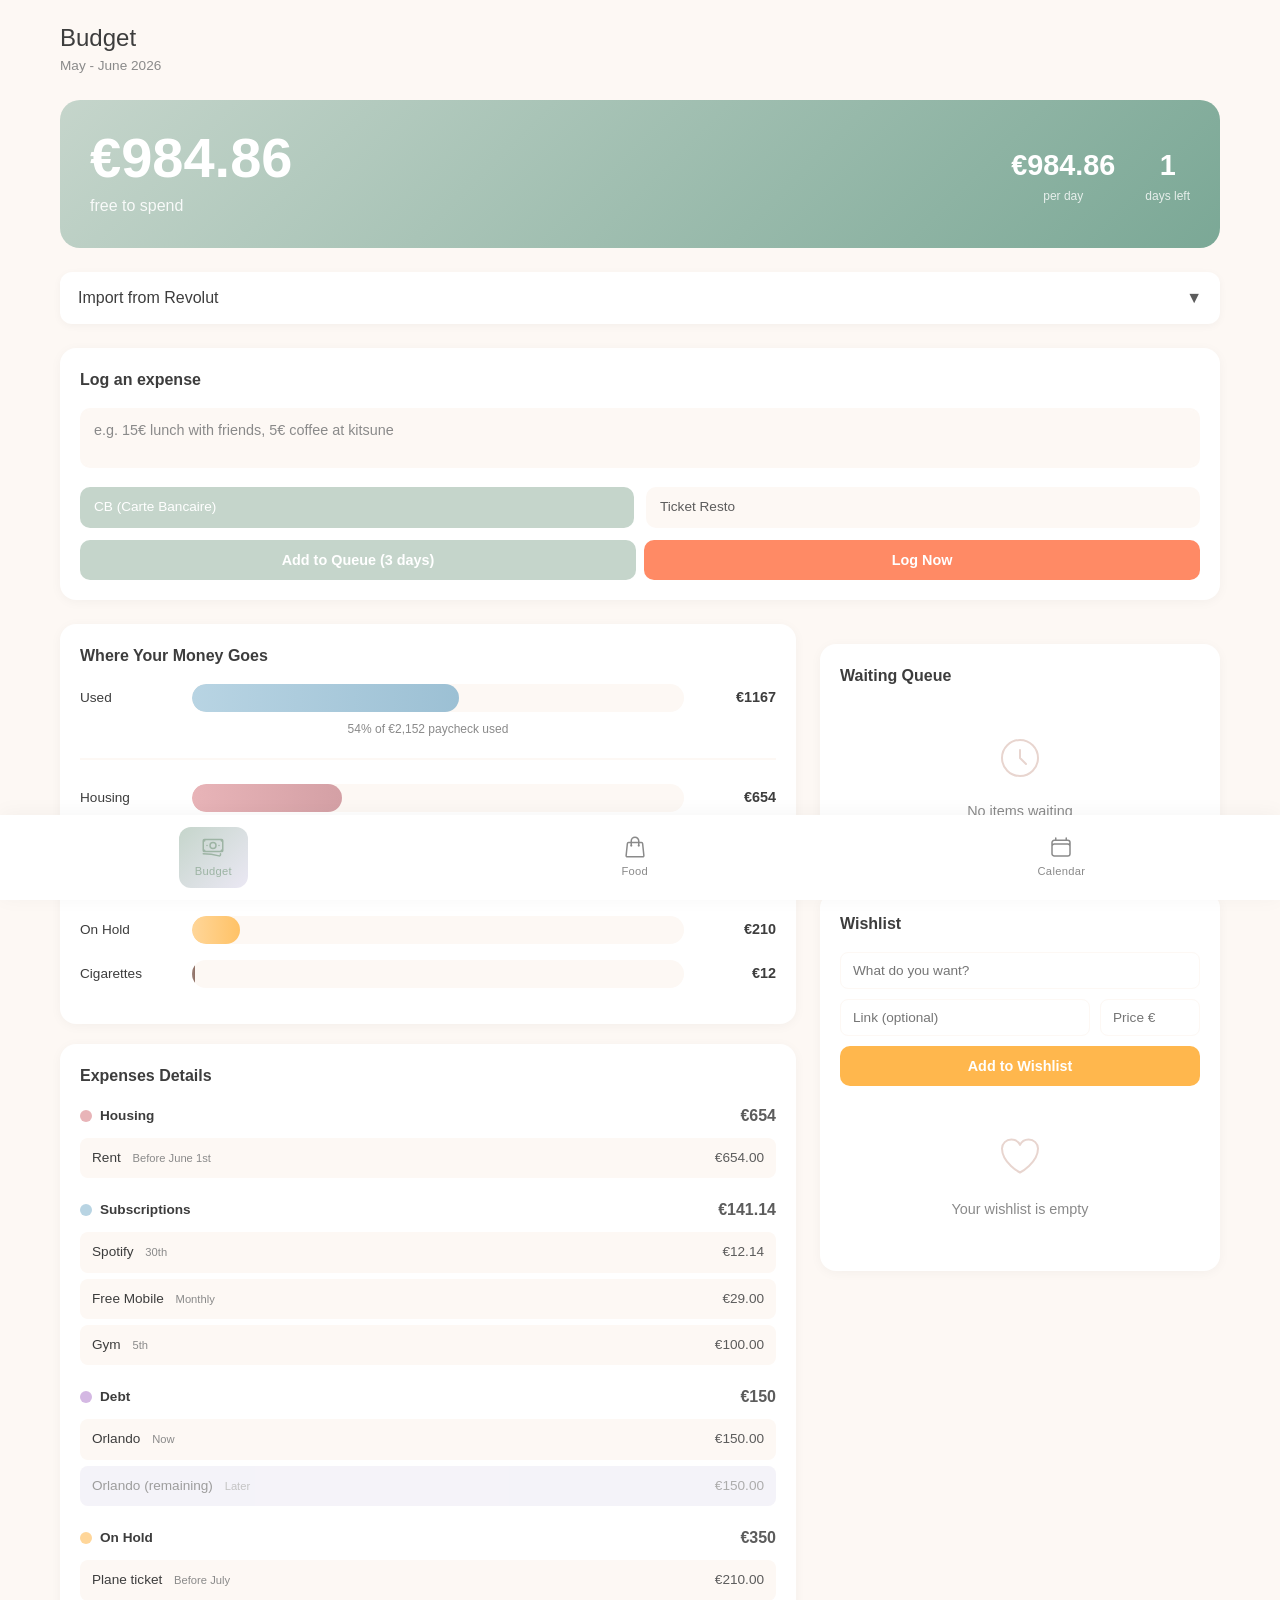
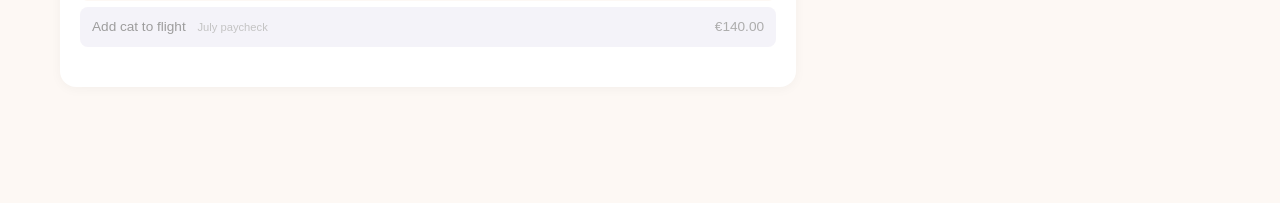
<file: index.html>
<!DOCTYPE html>
<html lang="en">
<head>
    <meta charset="UTF-8">
    <meta name="viewport" content="width=device-width, initial-scale=1.0, viewport-fit=cover">
    <meta name="apple-mobile-web-app-capable" content="yes">
    <meta name="apple-mobile-web-app-status-bar-style" content="default">
    <link rel="apple-touch-icon" href="apple-touch-icon.png">
    <link rel="icon" href="apple-touch-icon.png">
    <title>Budget</title>
    <link rel="stylesheet" href="styles.css">
    <style>
        .page-container {
            max-width: 1200px;
            margin: 0 auto;
            padding: 20px;
            padding-bottom: 100px;
        }

        .page-header {
            margin-bottom: 24px;
        }

        .page-title {
            font-size: 1.5rem;
            font-weight: 300;
            color: var(--text-dark);
        }

        .page-subtitle {
            font-size: 0.85rem;
            color: var(--text-light);
        }

        /* Hero available section */
        .hero-section {
            background: linear-gradient(135deg, var(--sage) 0%, #7BA896 100%);
            border-radius: 20px;
            padding: 30px;
            margin-bottom: 24px;
            color: white;
            display: grid;
            grid-template-columns: 1fr auto;
            gap: 30px;
            align-items: center;
        }

        @media (max-width: 700px) {
            .hero-section {
                grid-template-columns: 1fr;
                text-align: center;
            }
            .hero-stats {
                justify-content: center;
            }
        }

        .hero-available {
            font-size: 3.5rem;
            font-weight: 700;
            line-height: 1;
        }

        .hero-label {
            font-size: 1rem;
            opacity: 0.9;
            margin-top: 8px;
        }

        .hero-stats {
            display: flex;
            gap: 30px;
            justify-content: flex-end;
        }

        .hero-stat {
            text-align: center;
        }

        .hero-stat-value {
            font-size: 1.8rem;
            font-weight: 600;
        }

        .hero-stat-label {
            font-size: 0.75rem;
            opacity: 0.8;
        }

        .hero-section.warning {
            background: linear-gradient(135deg, #FF9800 0%, #F57C00 100%);
        }

        .hero-section.danger {
            background: linear-gradient(135deg, #E53935 0%, #C62828 100%);
        }

        /* Main layout */
        .main-layout {
            display: grid;
            gap: 24px;
        }

        @media (min-width: 900px) {
            .main-layout {
                grid-template-columns: 1fr 400px;
            }
        }

        /* Cards */
        .card {
            background: var(--white);
            border-radius: 16px;
            padding: 20px;
            box-shadow: 0 2px 12px var(--shadow);
        }

        .card-title {
            font-size: 1rem;
            font-weight: 600;
            color: var(--text-dark);
            margin-bottom: 16px;
        }

        /* Bar chart */
        .bar-chart {
            display: flex;
            flex-direction: column;
            gap: 16px;
        }

        .bar-row {
            display: grid;
            grid-template-columns: 100px 1fr 80px;
            gap: 12px;
            align-items: center;
        }

        @media (max-width: 500px) {
            .bar-row {
                grid-template-columns: 80px 1fr 60px;
            }
        }

        .bar-label {
            font-size: 0.85rem;
            color: var(--text-dark);
            font-weight: 500;
        }

        .bar-track {
            height: 28px;
            background: var(--cream);
            border-radius: 14px;
            overflow: hidden;
            position: relative;
        }

        .bar-fill {
            height: 100%;
            border-radius: 14px;
            transition: width 0.5s ease;
        }

        .bar-housing { background: linear-gradient(90deg, #E8B4B8, #D4A0A5); }
        .bar-subscriptions { background: linear-gradient(90deg, #B8D4E3, #9CC0D4); }
        .bar-debt { background: linear-gradient(90deg, #D4B8E3, #C4A5D9); }
        .bar-onhold { background: linear-gradient(90deg, #FFD699, #FFC266); }
        .bar-cigarettes { background: linear-gradient(90deg, #A1887F, #8D6E63); }
        .bar-spent { background: linear-gradient(90deg, #FF8A80, #FF5252); }

        .bar-amount {
            font-size: 0.9rem;
            font-weight: 600;
            color: var(--text-dark);
            text-align: right;
        }

        /* Income bar */
        .income-bar {
            margin-bottom: 24px;
            padding-bottom: 20px;
            border-bottom: 2px solid var(--cream);
        }

        .income-bar .bar-fill {
            background: linear-gradient(90deg, var(--sage), #7BA896);
        }

        .income-label {
            font-size: 0.75rem;
            color: var(--text-light);
            text-align: center;
            margin-top: 8px;
        }

        /* Expense details */
        .expense-category {
            margin-bottom: 20px;
        }

        .category-header {
            display: flex;
            align-items: center;
            justify-content: space-between;
            margin-bottom: 10px;
        }

        .category-title {
            display: flex;
            align-items: center;
            gap: 8px;
            font-size: 0.85rem;
            font-weight: 600;
            color: var(--text-dark);
        }

        .category-dot {
            width: 12px;
            height: 12px;
            border-radius: 50%;
        }

        .dot-housing { background: #E8B4B8; }
        .dot-subscriptions { background: #B8D4E3; }
        .dot-debt { background: #D4B8E3; }
        .dot-onhold { background: #FFD699; }

        .category-total {
            font-weight: 600;
            color: var(--text);
        }

        .expense-item {
            display: flex;
            justify-content: space-between;
            padding: 10px 12px;
            background: var(--cream);
            border-radius: 8px;
            margin-bottom: 6px;
            font-size: 0.85rem;
        }

        .expense-item.faded {
            opacity: 0.5;
            background: var(--lavender-soft);
        }

        .expense-name {
            color: var(--text-dark);
        }

        .expense-date {
            font-size: 0.7rem;
            color: var(--text-light);
            margin-left: 8px;
        }

        .expense-amount {
            font-weight: 500;
        }

        /* Spending input */
        .spend-section {
            margin-top: 24px;
        }

        .spend-form {
            display: grid;
            gap: 12px;
        }

        .input-row {
            display: grid;
            grid-template-columns: 1fr 100px;
            gap: 10px;
        }

        .input {
            padding: 12px;
            border: 2px solid var(--cream);
            border-radius: 10px;
            font-size: 0.9rem;
            width: 100%;
            box-sizing: border-box;
        }

        .input:focus {
            outline: none;
            border-color: var(--sage);
        }

        .btn {
            background: var(--sage);
            color: white;
            border: none;
            padding: 12px 20px;
            border-radius: 10px;
            font-weight: 600;
            cursor: pointer;
            transition: all 0.2s;
        }

        .btn:hover {
            background: var(--sage-dark);
        }

        /* Waiting queue */
        .queue-item {
            display: grid;
            grid-template-columns: 1fr auto;
            gap: 12px;
            padding: 14px;
            background: var(--cream);
            border-radius: 10px;
            margin-bottom: 10px;
            align-items: center;
        }

        .queue-item.ready {
            background: #FFF8E1;
            border: 2px solid #FFB300;
        }

        .queue-item-name {
            font-weight: 500;
            color: var(--text-dark);
        }

        .queue-item-meta {
            font-size: 0.75rem;
            color: var(--text-light);
            margin-top: 4px;
        }

        .queue-item-amount {
            font-size: 1.1rem;
            font-weight: 600;
            color: var(--text-dark);
        }

        .queue-item-timer {
            font-size: 0.7rem;
            color: var(--sage-dark);
            margin-top: 4px;
        }

        .queue-actions {
            display: flex;
            gap: 8px;
            margin-top: 10px;
        }

        .btn-approve {
            background: var(--sage);
            color: white;
            border: none;
            padding: 8px 16px;
            border-radius: 8px;
            cursor: pointer;
            font-weight: 600;
            font-size: 0.8rem;
        }

        .btn-reject {
            background: var(--cream);
            color: var(--text);
            border: none;
            padding: 8px 16px;
            border-radius: 8px;
            cursor: pointer;
            font-weight: 600;
            font-size: 0.8rem;
        }

        .btn-reject:hover {
            background: #FFEBEE;
            color: #C62828;
        }

        /* Spent list */
        .spent-item {
            display: flex;
            justify-content: space-between;
            padding: 10px 12px;
            background: #FFEBEE;
            border-radius: 8px;
            margin-bottom: 6px;
        }

        .spent-item-name {
            color: var(--text-dark);
            font-size: 0.85rem;
        }

        .spent-item-amount {
            color: #C62828;
            font-weight: 600;
        }

        .empty-state {
            text-align: center;
            padding: 30px;
            color: var(--text-light);
        }

        .empty-state svg {
            width: 48px;
            height: 48px;
            stroke: var(--blush);
            margin-bottom: 12px;
        }

        /* Daily feedback */
        .daily-feedback {
            display: none;
            padding: 12px 16px;
            border-radius: 10px;
            font-size: 0.85rem;
            margin-top: 12px;
            transition: opacity 0.3s ease;
        }

        .daily-feedback.over {
            background: #FFEBEE;
            border-left: 4px solid #C62828;
            color: #5D4037;
        }

        .daily-feedback.ok {
            background: #E8F5E9;
            border-left: 4px solid var(--sage);
            color: #2E7D32;
        }

        .feedback-bad {
            font-weight: 700;
            color: #C62828;
        }

        .feedback-good {
            font-weight: 700;
            color: #2E7D32;
        }

        /* Wishlist */
        .wishlist-form {
            display: flex;
            flex-direction: column;
            gap: 10px;
            margin-bottom: 16px;
        }

        .wishlist-form input {
            padding: 10px 12px;
            border: 1px solid var(--cream);
            border-radius: 8px;
            font-size: 0.85rem;
            font-family: inherit;
        }

        .wishlist-form input:focus {
            outline: none;
            border-color: var(--blush);
        }

        .wishlist-row {
            display: grid;
            grid-template-columns: 1fr 100px;
            gap: 10px;
        }

        .wishlist-item {
            display: flex;
            justify-content: space-between;
            align-items: center;
            padding: 12px 14px;
            border-radius: 10px;
            margin-bottom: 8px;
            border-left: 4px solid var(--sage);
        }

        .wishlist-item-info {
            flex: 1;
            min-width: 0;
        }

        .wishlist-item-name {
            font-weight: 500;
            color: var(--text-dark);
            display: flex;
            align-items: center;
            gap: 6px;
        }

        .wishlist-item-name a {
            color: inherit;
            text-decoration: none;
        }

        .wishlist-item-name a:hover {
            text-decoration: underline;
        }

        .wishlist-item-price {
            font-size: 1.1rem;
            font-weight: 600;
            color: var(--text-dark);
            margin-left: 12px;
            white-space: nowrap;
        }

        .wishlist-item-remove {
            background: none;
            border: none;
            color: var(--text-light);
            cursor: pointer;
            padding: 4px;
            margin-left: 8px;
            opacity: 0.5;
            transition: opacity 0.2s;
        }

        .wishlist-item-remove:hover {
            opacity: 1;
            color: #C62828;
        }

        .wishlist-total {
            text-align: right;
            padding-top: 12px;
            border-top: 2px dashed var(--cream);
            margin-top: 8px;
        }

        .wishlist-total-label {
            font-size: 0.8rem;
            color: var(--text-light);
        }

        .wishlist-total-amount {
            font-size: 1.3rem;
            font-weight: 700;
            color: var(--text-dark);
        }

        /* Expense delete button */
        .expense-delete {
            background: none;
            border: none;
            color: var(--text-light);
            cursor: pointer;
            padding: 2px;
            opacity: 0.4;
            transition: opacity 0.2s;
        }

        .expense-delete:hover {
            opacity: 1;
            color: #C62828;
        }

        /* Payment method toggle */
        .payment-toggle {
            display: flex;
            gap: 12px;
            margin-bottom: 12px;
        }

        .toggle-option {
            flex: 1;
            display: flex;
            align-items: center;
            gap: 8px;
            padding: 10px 14px;
            background: var(--cream);
            border-radius: 10px;
            cursor: pointer;
            transition: all 0.2s;
        }

        .toggle-option:has(input:checked) {
            background: var(--sage);
            color: white;
        }

        .toggle-option input {
            display: none;
        }

        .toggle-label {
            font-size: 0.85rem;
            font-weight: 500;
        }

        .toggle-option:has(input[value="ticket"]:checked) {
            background: #FF8A65;
        }

        /* Revolut Import */
        .import-section {
            margin-bottom: 24px;
        }

        .import-header {
            display: flex;
            justify-content: space-between;
            align-items: center;
            padding: 14px 18px;
            background: var(--white);
            border-radius: 12px;
            cursor: pointer;
            box-shadow: 0 2px 8px var(--shadow);
        }

        .import-header:hover {
            background: var(--cream);
        }

        .import-title {
            display: flex;
            align-items: center;
            gap: 10px;
            font-weight: 500;
            color: var(--text-dark);
        }

        .import-badge {
            background: #E3F2FD;
            color: #1976D2;
            font-size: 0.7rem;
            padding: 3px 8px;
            border-radius: 10px;
            font-weight: 600;
        }

        .import-content {
            display: none;
            margin-top: 12px;
        }

        .import-content.open {
            display: block;
        }

        .drop-zone {
            border: 2px dashed var(--cream);
            border-radius: 12px;
            padding: 30px;
            text-align: center;
            background: var(--white);
            transition: all 0.2s;
            cursor: pointer;
        }

        .drop-zone:hover, .drop-zone.dragover {
            border-color: var(--sage);
            background: #F1F8E9;
        }

        .drop-zone-text {
            color: var(--text-light);
            font-size: 0.9rem;
        }

        .drop-zone-text strong {
            color: var(--sage);
        }

        /* Pending transactions */
        .pending-transactions {
            margin-top: 16px;
        }

        .pending-tx {
            display: flex;
            justify-content: space-between;
            align-items: center;
            padding: 12px 14px;
            background: var(--white);
            border-radius: 10px;
            margin-bottom: 8px;
            box-shadow: 0 1px 4px var(--shadow);
        }

        .pending-tx-info {
            flex: 1;
        }

        .pending-tx-merchant {
            font-weight: 500;
            color: var(--text-dark);
            font-size: 0.9rem;
        }

        .pending-tx-date {
            font-size: 0.75rem;
            color: var(--text-light);
        }

        .pending-tx-amount {
            font-weight: 600;
            color: var(--text-dark);
            margin: 0 12px;
        }

        .pending-tx-actions {
            display: flex;
            gap: 6px;
        }

        .cat-btn {
            padding: 6px 10px;
            border: none;
            border-radius: 6px;
            font-size: 0.7rem;
            cursor: pointer;
            font-weight: 500;
            transition: all 0.2s;
        }

        .cat-btn:hover {
            transform: scale(1.05);
        }

        .cat-btn.food { background: #FFECB3; color: #F57C00; }
        .cat-btn.coffee { background: #D7CCC8; color: #5D4037; }
        .cat-btn.drinks { background: #E1BEE7; color: #7B1FA2; }
        .cat-btn.transport { background: #BBDEFB; color: #1976D2; }
        .cat-btn.other { background: #ECEFF1; color: #546E7A; }
        .cat-btn.skip { background: #FFCDD2; color: #C62828; }

        /* Warning banner */
        .warning-banner {
            background: #FFF3E0;
            border-left: 4px solid #FF9800;
            padding: 14px;
            border-radius: 0 10px 10px 0;
            margin-bottom: 20px;
        }

        .warning-banner-title {
            font-weight: 600;
            color: #E65100;
            margin-bottom: 4px;
        }

        .warning-banner-text {
            font-size: 0.85rem;
            color: #5D4037;
        }
    </style>
</head>
<body>
    <div class="page-container">
        <header class="page-header">
            <h1 class="page-title">Budget</h1>
            <p class="page-subtitle">May - June 2026</p>
        </header>

        <!-- Hero: Available money -->
        <div class="hero-section" id="heroSection">
            <div class="hero-main">
                <div class="hero-available" id="availableAmount">€996.86</div>
                <div class="hero-label">free to spend</div>
            </div>
            <div class="hero-stats">
                <div class="hero-stat">
                    <div class="hero-stat-value" id="perDay">€29.32</div>
                    <div class="hero-stat-label">per day</div>
                </div>
                <div class="hero-stat">
                    <div class="hero-stat-value" id="daysLeft">34</div>
                    <div class="hero-stat-label">days left</div>
                </div>
            </div>
        </div>

        <!-- Revolut Import Section -->
        <div class="import-section">
            <div class="import-header" onclick="toggleImport()">
                <div class="import-title">
                    <span>Import from Revolut</span>
                    <span class="import-badge" id="pendingCount" style="display: none;">0 to review</span>
                </div>
                <span id="importArrow">▼</span>
            </div>
            <div class="import-content" id="importContent">
                <div class="drop-zone" id="dropZone" onclick="document.getElementById('csvInput').click()">
                    <div class="drop-zone-text">
                        <strong>Drop CSV here</strong> or tap to upload<br>
                        <small style="opacity: 0.7;">Revolut → Profile → Statements → Export</small>
                    </div>
                    <input type="file" id="csvInput" accept=".csv" style="display: none;" onchange="handleCSV(this.files[0])">
                </div>
                <div class="pending-transactions" id="pendingTx"></div>
            </div>
        </div>

        <!-- Quick expense input - right after hero -->
        <div class="card" style="margin-bottom: 24px;">
            <div class="card-title">Log an expense</div>
            <textarea class="input" id="expenseText" rows="2" placeholder="e.g. 15€ lunch with friends, 5€ coffee at kitsune" style="resize: none; font-family: inherit; margin-bottom: 12px;"></textarea>

            <!-- Payment method toggle -->
            <div class="payment-toggle">
                <label class="toggle-option">
                    <input type="radio" name="paymentMethod" value="cb" checked>
                    <span class="toggle-label">CB (Carte Bancaire)</span>
                </label>
                <label class="toggle-option">
                    <input type="radio" name="paymentMethod" value="ticket">
                    <span class="toggle-label">Ticket Resto</span>
                </label>
            </div>

            <div id="parsedPreview" style="display: none; margin-top: 12px; padding: 12px; background: var(--cream); border-radius: 10px;">
                <div style="font-size: 0.75rem; color: var(--text-light); margin-bottom: 8px;">I understood:</div>
                <div style="display: flex; justify-content: space-between; align-items: center;">
                    <div>
                        <div id="parsedName" style="font-weight: 500;"></div>
                        <div id="parsedMeta" style="font-size: 0.75rem; color: var(--text-light);"></div>
                    </div>
                    <div id="parsedAmount" style="font-size: 1.2rem; font-weight: 600;"></div>
                </div>
            </div>
            <div style="display: flex; gap: 8px; margin-top: 12px;">
                <button class="btn" style="flex: 1; background: var(--sage);" onclick="confirmExpense(false)">Add to Queue (3 days)</button>
                <button class="btn" style="flex: 1; background: #FF8A65;" onclick="confirmExpense(true)">Log Now</button>
            </div>
            <div id="dailyFeedback" class="daily-feedback"></div>
        </div>

        <div class="main-layout">
            <!-- Left: Visual breakdown -->
            <div>
                <div class="card">
                    <div class="card-title">Where Your Money Goes</div>

                    <!-- Spending progress bar -->
                    <div class="income-bar">
                        <div class="bar-row">
                            <span class="bar-label">Used</span>
                            <div class="bar-track">
                                <div class="bar-fill" id="spentBar" style="width: 0%; background: linear-gradient(90deg, #B8D4E3, #9CC0D4);"></div>
                            </div>
                            <span class="bar-amount" id="spentAmount">€0</span>
                        </div>
                        <div class="income-label" id="spentLabel">0% of €2,152 paycheck used</div>
                    </div>

                    <!-- Category bars (fixed) -->
                    <div class="bar-chart">
                        <div class="bar-row">
                            <span class="bar-label">Housing</span>
                            <div class="bar-track">
                                <div class="bar-fill bar-housing" style="width: 30.4%;"></div>
                            </div>
                            <span class="bar-amount">€654</span>
                        </div>
                        <div class="bar-row">
                            <span class="bar-label">Subscriptions</span>
                            <div class="bar-track">
                                <div class="bar-fill bar-subscriptions" style="width: 6.6%;"></div>
                            </div>
                            <span class="bar-amount">€141</span>
                        </div>
                        <div class="bar-row">
                            <span class="bar-label">Debt</span>
                            <div class="bar-track">
                                <div class="bar-fill bar-debt" style="width: 7%;"></div>
                            </div>
                            <span class="bar-amount">€150</span>
                        </div>
                        <div class="bar-row">
                            <span class="bar-label">On Hold</span>
                            <div class="bar-track">
                                <div class="bar-fill bar-onhold" style="width: 9.8%;"></div>
                            </div>
                            <span class="bar-amount">€210</span>
                        </div>
                        <div class="bar-row">
                            <span class="bar-label">Cigarettes</span>
                            <div class="bar-track">
                                <div class="bar-fill bar-cigarettes" id="cigarettesBar" style="width: 0%;"></div>
                            </div>
                            <span class="bar-amount" id="cigarettesAmount">€0</span>
                        </div>
                        <!-- Dynamic spending categories added here -->
                        <div id="spendingBars"></div>
                    </div>
                </div>

                <!-- Expense details -->
                <div class="card" style="margin-top: 20px;">
                    <div class="card-title">Expenses Details</div>

                    <div class="expense-category">
                        <div class="category-header">
                            <div class="category-title">
                                <span class="category-dot dot-housing"></span>
                                Housing
                            </div>
                            <span class="category-total">€654</span>
                        </div>
                        <div class="expense-item">
                            <span class="expense-name">Rent <span class="expense-date">Before June 1st</span></span>
                            <span class="expense-amount">€654.00</span>
                        </div>
                    </div>

                    <div class="expense-category">
                        <div class="category-header">
                            <div class="category-title">
                                <span class="category-dot dot-subscriptions"></span>
                                Subscriptions
                            </div>
                            <span class="category-total">€141.14</span>
                        </div>
                        <div class="expense-item">
                            <span class="expense-name">Spotify <span class="expense-date">30th</span></span>
                            <span class="expense-amount">€12.14</span>
                        </div>
                        <div class="expense-item">
                            <span class="expense-name">Free Mobile <span class="expense-date">Monthly</span></span>
                            <span class="expense-amount">€29.00</span>
                        </div>
                        <div class="expense-item">
                            <span class="expense-name">Gym <span class="expense-date">5th</span></span>
                            <span class="expense-amount">€100.00</span>
                        </div>
                    </div>

                    <div class="expense-category">
                        <div class="category-header">
                            <div class="category-title">
                                <span class="category-dot dot-debt"></span>
                                Debt
                            </div>
                            <span class="category-total">€150</span>
                        </div>
                        <div class="expense-item">
                            <span class="expense-name">Orlando <span class="expense-date">Now</span></span>
                            <span class="expense-amount">€150.00</span>
                        </div>
                        <div class="expense-item faded">
                            <span class="expense-name">Orlando (remaining) <span class="expense-date">Later</span></span>
                            <span class="expense-amount">€150.00</span>
                        </div>
                    </div>

                    <div class="expense-category">
                        <div class="category-header">
                            <div class="category-title">
                                <span class="category-dot dot-onhold"></span>
                                On Hold
                            </div>
                            <span class="category-total">€350</span>
                        </div>
                        <div class="expense-item">
                            <span class="expense-name">Plane ticket <span class="expense-date">Before July</span></span>
                            <span class="expense-amount">€210.00</span>
                        </div>
                        <div class="expense-item faded">
                            <span class="expense-name">Add cat to flight <span class="expense-date">July paycheck</span></span>
                            <span class="expense-amount">€140.00</span>
                        </div>
                    </div>

                    <!-- Dynamic spending categories -->
                    <div id="spendingCategories"></div>
                </div>
            </div>

            <!-- Right: Spending control -->
            <div>
                <!-- Waiting queue -->
                <div class="card" style="margin-top: 20px;">
                    <div class="card-title">Waiting Queue</div>
                    <div id="waitingQueue"></div>
                    <div id="emptyWaiting" class="empty-state">
                        <svg xmlns="http://www.w3.org/2000/svg" fill="none" viewBox="0 0 24 24" stroke="currentColor">
                            <path stroke-linecap="round" stroke-linejoin="round" d="M12 8v4l3 3m6-3a9 9 0 11-18 0 9 9 0 0118 0z" />
                        </svg>
                        <p>No items waiting</p>
                    </div>
                </div>

                <!-- Wishlist -->
                <div class="card" style="margin-top: 20px;">
                    <div class="card-title">Wishlist</div>
                    <div class="wishlist-form">
                        <input type="text" id="wishlistName" placeholder="What do you want?">
                        <div class="wishlist-row">
                            <input type="text" id="wishlistLink" placeholder="Link (optional)">
                            <input type="number" id="wishlistPrice" placeholder="Price €">
                        </div>
                        <button class="btn" style="background: #FFB74D;" onclick="addWishlistItem()">Add to Wishlist</button>
                    </div>
                    <div id="wishlistItems"></div>
                    <div id="wishlistTotal" class="wishlist-total" style="display: none;">
                        <div class="wishlist-total-label">Total wishlist value</div>
                        <div class="wishlist-total-amount" id="wishlistTotalAmount">€0</div>
                    </div>
                    <div id="emptyWishlist" class="empty-state">
                        <svg xmlns="http://www.w3.org/2000/svg" fill="none" viewBox="0 0 24 24" stroke="currentColor">
                            <path stroke-linecap="round" stroke-linejoin="round" d="M21 8.25c0-2.485-2.099-4.5-4.688-4.5-1.935 0-3.597 1.126-4.312 2.733-.715-1.607-2.377-2.733-4.313-2.733C5.1 3.75 3 5.765 3 8.25c0 7.22 9 12 9 12s9-4.78 9-12z" />
                        </svg>
                        <p>Your wishlist is empty</p>
                    </div>
                </div>

            </div>
        </div>
    </div>

    <!-- Nav -->
    <nav class="nav">
        <a href="index.html" class="active">
            <svg xmlns="http://www.w3.org/2000/svg" fill="none" viewBox="0 0 24 24" stroke="currentColor">
                <path stroke-linecap="round" stroke-linejoin="round" d="M2.25 18.75a60.07 60.07 0 0115.797 2.101c.727.198 1.453-.342 1.453-1.096V18.75M3.75 4.5v.75A.75.75 0 013 6h-.75m0 0v-.375c0-.621.504-1.125 1.125-1.125H20.25M2.25 6v9m18-10.5v.75c0 .414.336.75.75.75h.75m-1.5-1.5h.375c.621 0 1.125.504 1.125 1.125v9.75c0 .621-.504 1.125-1.125 1.125h-.375m1.5-1.5H21a.75.75 0 00-.75.75v.75m0 0H3.75m0 0h-.375a1.125 1.125 0 01-1.125-1.125V15m1.5 1.5v-.75A.75.75 0 003 15h-.75M15 10.5a3 3 0 11-6 0 3 3 0 016 0zm3 0h.008v.008H18V10.5zm-12 0h.008v.008H6V10.5z" />
            </svg>
            Budget
        </a>
        <a href="groceries.html">
            <svg xmlns="http://www.w3.org/2000/svg" fill="none" viewBox="0 0 24 24" stroke="currentColor">
                <path stroke-linecap="round" stroke-linejoin="round" d="M15.75 10.5V6a3.75 3.75 0 10-7.5 0v4.5m11.356-1.993l1.263 12c.07.665-.45 1.243-1.119 1.243H4.25a1.125 1.125 0 01-1.12-1.243l1.264-12A1.125 1.125 0 015.513 7.5h12.974c.576 0 1.059.435 1.119 1.007zM8.625 10.5a.375.375 0 11-.75 0 .375.375 0 01.75 0zm7.5 0a.375.375 0 11-.75 0 .375.375 0 01.75 0z" />
            </svg>
            Food
        </a>
        <a href="calendar.html">
            <svg xmlns="http://www.w3.org/2000/svg" fill="none" viewBox="0 0 24 24" stroke="currentColor">
                <path stroke-linecap="round" stroke-linejoin="round" d="M6.75 3v2.25M17.25 3v2.25M3 18.75V7.5a2.25 2.25 0 012.25-2.25h13.5A2.25 2.25 0 0121 7.5v11.25m-18 0A2.25 2.25 0 005.25 21h13.5A2.25 2.25 0 0021 18.75m-18 0v-7.5A2.25 2.25 0 015.25 9h13.5A2.25 2.25 0 0121 11.25v7.5" />
            </svg>
            Calendar
        </a>
    </nav>

    <script>
        const budget = {
            income: 2152,
            housing: 654,
            subscriptions: 141.14,
            debt: 150,
            hold: 210,
            cigarettes: 0, // Will be calculated based on days
            baseAvailable: 996.86,
            // Pay period: paid end of May, budget runs through end of June
            payPeriodEnd: new Date(2026, 5, 30) // June 30, 2026
        };

        function getDaysLeft() {
            const today = new Date();
            today.setHours(0, 0, 0, 0); // Start of today
            const end = new Date(budget.payPeriodEnd);
            end.setHours(23, 59, 59, 999); // End of last day
            const diff = Math.ceil((end - today) / (1000 * 60 * 60 * 24));
            return Math.max(1, diff);
        }

        function getCigaretteCost() {
            // 1 pack every 2 days, ~€12 per pack
            const daysLeft = getDaysLeft();
            const packsNeeded = Math.ceil(daysLeft / 2);
            return packsNeeded * 12;
        }

        let state = {
            waitingQueue: [],
            spentExpenses: [],       // CB expenses
            ticketRestoExpenses: [], // Ticket resto expenses (food related)
            totalSpent: 0,           // Total CB spent
            totalTicketResto: 0,     // Total ticket resto spent
            wishlist: [],
            outsidePurchases: []     // Food items bought outside the grocery list
        };

        function loadState() {
            const saved = localStorage.getItem('budgetState2');
            if (saved) {
                const parsed = JSON.parse(saved);
                state = {
                    waitingQueue: parsed.waitingQueue || [],
                    spentExpenses: parsed.spentExpenses || [],
                    ticketRestoExpenses: parsed.ticketRestoExpenses || [],
                    totalSpent: parsed.totalSpent || 0,
                    totalTicketResto: parsed.totalTicketResto || 0,
                    wishlist: parsed.wishlist || [],
                    outsidePurchases: parsed.outsidePurchases || []
                };
            }
            render();
        }

        function getSelectedPaymentMethod() {
            const selected = document.querySelector('input[name="paymentMethod"]:checked');
            return selected ? selected.value : 'cb';
        }

        // Revolut Import
        let pendingTransactions = JSON.parse(localStorage.getItem('pendingTransactions') || '[]');

        function toggleImport() {
            const content = document.getElementById('importContent');
            const arrow = document.getElementById('importArrow');
            content.classList.toggle('open');
            arrow.textContent = content.classList.contains('open') ? '▲' : '▼';
        }

        // Setup drag and drop
        document.addEventListener('DOMContentLoaded', function() {
            const dropZone = document.getElementById('dropZone');
            if (dropZone) {
                dropZone.addEventListener('dragover', (e) => {
                    e.preventDefault();
                    dropZone.classList.add('dragover');
                });
                dropZone.addEventListener('dragleave', () => {
                    dropZone.classList.remove('dragover');
                });
                dropZone.addEventListener('drop', (e) => {
                    e.preventDefault();
                    dropZone.classList.remove('dragover');
                    const file = e.dataTransfer.files[0];
                    if (file && file.name.endsWith('.csv')) {
                        handleCSV(file);
                    }
                });
            }
            renderPendingTransactions();
        });

        function handleCSV(file) {
            const reader = new FileReader();
            reader.onload = function(e) {
                parseRevolutCSV(e.target.result);
            };
            reader.readAsText(file);
        }

        function parseRevolutCSV(csvText) {
            const lines = csvText.split('\n');
            const headers = lines[0].split(',').map(h => h.trim().toLowerCase());

            // Find column indices (Revolut format)
            const dateIdx = headers.findIndex(h => h.includes('date') || h.includes('started'));
            const descIdx = headers.findIndex(h => h.includes('description') || h.includes('merchant'));
            const amountIdx = headers.findIndex(h => h.includes('amount'));
            const typeIdx = headers.findIndex(h => h.includes('type'));

            const newTx = [];
            const existingIds = new Set(pendingTransactions.map(t => t.id));
            const processedIds = new Set(state.spentExpenses.map(e => e.revolutId).filter(Boolean));

            for (let i = 1; i < lines.length; i++) {
                const line = lines[i].trim();
                if (!line) continue;

                // Parse CSV line (handle quoted fields)
                const cols = line.match(/(".*?"|[^",]+)(?=\s*,|\s*$)/g) || [];
                const cleaned = cols.map(c => c.replace(/^"|"$/g, '').trim());

                const dateStr = cleaned[dateIdx] || '';
                const description = cleaned[descIdx] || '';
                const amount = parseFloat(cleaned[amountIdx]) || 0;
                const type = cleaned[typeIdx] || '';

                // Skip income, only track expenses (negative amounts or CARD_PAYMENT type)
                if (amount > 0 || type.toLowerCase().includes('topup') || type.toLowerCase().includes('transfer')) continue;

                const txId = `${dateStr}-${description}-${Math.abs(amount)}`.replace(/\s/g, '');

                // Skip if already processed or pending
                if (existingIds.has(txId) || processedIds.has(txId)) continue;

                newTx.push({
                    id: txId,
                    date: dateStr,
                    merchant: description,
                    amount: Math.abs(amount),
                    suggestedCategory: guessCategory(description)
                });
            }

            if (newTx.length > 0) {
                pendingTransactions = [...newTx, ...pendingTransactions];
                localStorage.setItem('pendingTransactions', JSON.stringify(pendingTransactions));
                renderPendingTransactions();
            }

            // Open the import section to show results
            document.getElementById('importContent').classList.add('open');
            document.getElementById('importArrow').textContent = '▲';
        }

        function guessCategory(merchant) {
            const m = merchant.toLowerCase();
            if (m.includes('uber') || m.includes('bolt') || m.includes('taxi') || m.includes('ratp') || m.includes('sncf')) return 'transport';
            if (m.includes('starbucks') || m.includes('cafe') || m.includes('coffee') || m.includes('kitsune')) return 'coffee';
            if (m.includes('bar') || m.includes('pub') || m.includes('cocktail')) return 'drinks';
            if (m.includes('restaurant') || m.includes('mcdonald') || m.includes('burger') || m.includes('pizza') || m.includes('sushi')) return 'food';
            if (m.includes('carrefour') || m.includes('monoprix') || m.includes('franprix') || m.includes('auchan')) return 'food';
            if (m.includes('zara') || m.includes('h&m') || m.includes('uniqlo') || m.includes('mango') || m.includes('cos')) return 'clothing';
            if (m.includes('sephora') || m.includes('nocibe') || m.includes('pharmacy') || m.includes('pharmacie')) return 'beauty';
            return 'other';
        }

        function renderPendingTransactions() {
            const container = document.getElementById('pendingTx');
            const badge = document.getElementById('pendingCount');

            if (pendingTransactions.length === 0) {
                container.innerHTML = '<p style="text-align: center; color: var(--text-light); padding: 20px;">No transactions to review</p>';
                badge.style.display = 'none';
                return;
            }

            badge.textContent = pendingTransactions.length + ' to review';
            badge.style.display = 'inline';

            container.innerHTML = pendingTransactions.slice(0, 10).map(tx => `
                <div class="pending-tx">
                    <div class="pending-tx-info">
                        <div class="pending-tx-merchant">${tx.merchant}</div>
                        <div class="pending-tx-date">${tx.date}</div>
                    </div>
                    <div class="pending-tx-amount">€${tx.amount.toFixed(2)}</div>
                    <div class="pending-tx-actions">
                        <button class="cat-btn food" onclick="categorizeTx('${tx.id}', 'food')">Food</button>
                        <button class="cat-btn coffee" onclick="categorizeTx('${tx.id}', 'coffee')">Coffee</button>
                        <button class="cat-btn drinks" onclick="categorizeTx('${tx.id}', 'drinks')">Drinks</button>
                        <button class="cat-btn transport" onclick="categorizeTx('${tx.id}', 'transport')">Transport</button>
                        <button class="cat-btn other" onclick="categorizeTx('${tx.id}', 'other')">Other</button>
                        <button class="cat-btn skip" onclick="skipTx('${tx.id}')">×</button>
                    </div>
                </div>
            `).join('') + (pendingTransactions.length > 10 ? `<p style="text-align: center; color: var(--text-light);">+ ${pendingTransactions.length - 10} more</p>` : '');
        }

        function categorizeTx(txId, category) {
            const tx = pendingTransactions.find(t => t.id === txId);
            if (!tx) return;

            // Add to expenses
            const expense = {
                id: Date.now(),
                revolutId: txId,
                name: tx.merchant,
                amount: tx.amount,
                category: category,
                date: new Date(tx.date).toISOString(),
                addedAt: new Date().toISOString(),
                paymentMethod: 'cb',
                approvedAt: new Date().toISOString()
            };

            state.spentExpenses.push(expense);
            state.totalSpent += tx.amount;

            // Remove from pending
            pendingTransactions = pendingTransactions.filter(t => t.id !== txId);
            localStorage.setItem('pendingTransactions', JSON.stringify(pendingTransactions));

            saveState();
            render();
            renderPendingTransactions();
        }

        function skipTx(txId) {
            pendingTransactions = pendingTransactions.filter(t => t.id !== txId);
            localStorage.setItem('pendingTransactions', JSON.stringify(pendingTransactions));
            renderPendingTransactions();
        }

        function saveState() {
            localStorage.setItem('budgetState2', JSON.stringify(state));
        }

        function getAvailable() {
            return budget.baseAvailable - state.totalSpent;
        }

        function formatCurrency(amt) {
            return '€' + amt.toFixed(2);
        }

        // Smart expense parsing
        let parsedExpense = null;

        const categoryKeywords = {
            coffee: ['coffee', 'cafe', 'café', 'kitsune', 'starbucks', 'coutume', 'latte', 'espresso', 'cappuccino'],
            food: ['lunch', 'dinner', 'breakfast', 'restaurant', 'eat', 'meal', 'pizza', 'burger', 'sushi', 'brunch', 'food'],
            drinks: ['drink', 'drinks', 'bar', 'beer', 'wine', 'cocktail', 'apero', 'apéro', 'alcohol', 'pub', 'soirée'],
            transport: ['uber', 'taxi', 'metro', 'bus', 'train', 'bolt', 'lyft', 'transport', 'ticket', 'navigo', 'velib'],
            clothing: ['clothes', 'shirt', 'pants', 'dress', 'shoes', 'jacket', 'zara', 'hm', 'uniqlo', 'mango', 'clothing', 'vetement', 'cos', 'arket'],
            health: ['pharmacy', 'medicine', 'doctor', 'dentist', 'health', 'vitamins', 'pharmacie'],
            social: ['friends', 'party', 'gift', 'cadeau', 'birthday', 'sortie', 'cinema', 'movie', 'concert'],
            beauty: ['makeup', 'skincare', 'haircut', 'nails', 'coiffeur', 'sephora', 'beauty'],
            home: ['ikea', 'home', 'maison', 'cleaning', 'household', 'monoprix'],
            snacks: ['snack', 'boulangerie', 'croissant', 'pastry', 'pain'],
            personal: ['amazon', 'online', 'subscription', 'book', 'livre']
        };

        function parseExpenseText(text) {
            const originalText = text;
            text = text.toLowerCase().trim();
            if (!text) return null;

            // Extract amount
            const amountPatterns = [
                /(\d+[.,]?\d*)\s*[€e]/i,
                /[€]\s*(\d+[.,]?\d*)/i,
                /(\d+[.,]?\d*)\s*euros?/i,
                /spent\s*(\d+[.,]?\d*)/i,
                /(\d+[.,]?\d*)\s*(?:on|for)/i
            ];

            let amount = null;
            for (const pattern of amountPatterns) {
                const match = text.match(pattern);
                if (match) {
                    amount = parseFloat(match[1].replace(',', '.'));
                    break;
                }
            }

            if (!amount) return null;

            // Detect category - check specific categories first, then broader ones
            // Use word boundary matching for accuracy
            let category = 'other';
            const categoryPriority = [
                'coffee', 'drinks', 'snacks', 'transport', 'clothing',
                'health', 'beauty', 'home', 'personal', 'social', 'food'
            ];

            for (const cat of categoryPriority) {
                const keywords = categoryKeywords[cat];
                if (keywords && keywords.some(kw => {
                    const regex = new RegExp(`\\b${kw}\\b`, 'i');
                    return regex.test(text);
                })) {
                    category = cat;
                    break;
                }
            }

            // Smart description extraction
            let description = '';
            let context = '';

            // Extract "with X" or "for X" context
            const contextMatch = text.match(/(?:with|for)\s+(colleagues?|friends?|family|team|work|myself|me|[a-z]+)/i);
            if (contextMatch) {
                context = contextMatch[1];
            }

            // Look for place names in parentheses: (cafe kitsune)
            const parenMatch = originalText.match(/\(([^)]+)\)/i);
            if (parenMatch) {
                let content = parenMatch[1].trim();
                description = content.split(' ')
                    .map(w => w.charAt(0).toUpperCase() + w.slice(1).toLowerCase())
                    .join(' ');
            }

            // Look for "at X" or "@ X" pattern
            if (!description) {
                const atMatch = text.match(/(?:at|@)\s+([a-z][a-z\s]+?)(?:\s+with|\s+for|\s*$)/i);
                if (atMatch) {
                    description = atMatch[1].trim().split(' ')
                        .map(w => w.charAt(0).toUpperCase() + w.slice(1).toLowerCase())
                        .join(' ');
                }
            }

            // Look for known place names (capitalized words, excluding common words)
            if (!description) {
                const ignoreWords = ['I', 'A', 'The', 'On', 'For', 'With', 'Had', 'To', 'Of', 'And', 'My', 'Was', 'At', 'It', 'Yesterday', 'Today', 'Spent', 'Euros', 'Euro', 'Just', 'Some', 'This', 'That'];
                const placeMatches = originalText.match(/[A-Z][a-z]+(?:\s+[A-Z][a-z]+)*/g);
                if (placeMatches) {
                    const place = placeMatches.find(p => !ignoreWords.includes(p) && p.length > 2);
                    if (place) description = place;
                }
            }

            // Build final description
            const catName = category.charAt(0).toUpperCase() + category.slice(1);
            if (description && context) {
                description = description + ' with ' + context;
            } else if (description) {
                // Keep description as is
            } else if (context) {
                description = catName + ' with ' + context;
            } else {
                description = catName;
            }

            // Detect date
            let date = new Date();
            if (text.includes('yesterday')) {
                date.setDate(date.getDate() - 1);
            }

            return { amount, category, description, date };
        }

        // Live preview as user types
        function updatePreview() {
            const text = document.getElementById('expenseText').value;
            const parsed = parseExpenseText(text);
            const preview = document.getElementById('parsedPreview');
            const paymentMethod = getSelectedPaymentMethod();

            if (parsed) {
                parsedExpense = parsed;
                document.getElementById('parsedName').textContent = parsed.description;
                const methodLabel = paymentMethod === 'ticket' ? 'Ticket Resto' : 'CB';
                document.getElementById('parsedMeta').textContent = `${parsed.category} • ${methodLabel} • ${parsed.date.toLocaleDateString()}`;
                document.getElementById('parsedAmount').textContent = formatCurrency(parsed.amount);
                preview.style.display = 'block';
            } else {
                parsedExpense = null;
                preview.style.display = 'none';
            }
        }

        document.getElementById('expenseText').addEventListener('input', updatePreview);
        document.querySelectorAll('input[name="paymentMethod"]').forEach(radio => {
            radio.addEventListener('change', updatePreview);
        });

        function getTodaySpending() {
            const today = new Date().toDateString();
            return state.spentExpenses
                .filter(e => new Date(e.date || e.approvedAt).toDateString() === today)
                .reduce((sum, e) => sum + e.amount, 0);
        }

        function getTodayTicketRestoSpending() {
            const today = new Date().toDateString();
            return state.ticketRestoExpenses
                .filter(e => new Date(e.date || e.approvedAt).toDateString() === today)
                .reduce((sum, e) => sum + e.amount, 0);
        }

        function showDailyFeedback(expenseAmount, paymentMethod) {
            const feedback = document.getElementById('dailyFeedback');

            if (paymentMethod === 'ticket') {
                // Ticket resto - €25 daily limit
                const todaySpent = getTodayTicketRestoSpending();
                const dailyLimit = 25;

                if (todaySpent > dailyLimit) {
                    const over = todaySpent - dailyLimit;
                    feedback.innerHTML = `<span class="feedback-bad">Over ticket resto limit by €${over.toFixed(2)}</span> (spent €${todaySpent.toFixed(2)} / €${dailyLimit.toFixed(2)} daily)`;
                    feedback.className = 'daily-feedback over';
                } else {
                    const remaining = dailyLimit - todaySpent;
                    feedback.innerHTML = `<span class="feedback-good">€${remaining.toFixed(2)} ticket resto left today</span>`;
                    feedback.className = 'daily-feedback ok';
                }
            } else {
                // CB - personal budget limit
                const daysLeft = getDaysLeft();
                const cigaretteBudget = getCigaretteCost();
                const available = getAvailable() - cigaretteBudget;
                const dailyLimit = available / daysLeft;
                const todaySpent = getTodaySpending();

                if (todaySpent > dailyLimit) {
                    const over = todaySpent - dailyLimit;
                    feedback.innerHTML = `<span class="feedback-bad">Over daily CB limit by €${over.toFixed(2)}</span> (spent €${todaySpent.toFixed(2)} / €${dailyLimit.toFixed(2)} limit)`;
                    feedback.className = 'daily-feedback over';
                } else {
                    const remaining = dailyLimit - todaySpent;
                    feedback.innerHTML = `<span class="feedback-good">€${remaining.toFixed(2)} CB left today</span> (spent €${todaySpent.toFixed(2)} / €${dailyLimit.toFixed(2)} limit)`;
                    feedback.className = 'daily-feedback ok';
                }
            }

            feedback.style.display = 'block';

            // Auto-hide after 5 seconds
            setTimeout(() => {
                feedback.style.opacity = '0';
                setTimeout(() => {
                    feedback.style.display = 'none';
                    feedback.style.opacity = '1';
                }, 300);
            }, 5000);
        }

        function confirmExpense(immediate) {
            if (!parsedExpense) {
                alert('Could not understand that. Try something like "15€ lunch" or "spent 20 euros on uber"');
                return;
            }

            const paymentMethod = getSelectedPaymentMethod();
            const isFoodRelated = ['food', 'coffee', 'snacks', 'drinks'].includes(parsedExpense.category);

            const expense = {
                id: Date.now(),
                name: parsedExpense.description,
                amount: parsedExpense.amount,
                category: parsedExpense.category,
                date: parsedExpense.date.toISOString(),
                addedAt: new Date().toISOString(),
                paymentMethod: paymentMethod
            };

            if (immediate) {
                if (paymentMethod === 'ticket') {
                    // Ticket resto - track separately, deduct from groceries budget
                    state.ticketRestoExpenses.push({ ...expense, approvedAt: expense.date });
                    state.totalTicketResto += expense.amount;

                    // If it's a food item, add to outside purchases for groceries tracking
                    if (isFoodRelated && parsedExpense.category !== 'drinks') {
                        state.outsidePurchases.push({
                            id: expense.id,
                            name: expense.name,
                            amount: expense.amount,
                            date: expense.date
                        });
                    }

                    // Save to shared storage for groceries page
                    syncTicketRestoToGroceries();
                } else {
                    // CB - normal budget tracking
                    state.spentExpenses.push({ ...expense, approvedAt: expense.date });
                    state.totalSpent += expense.amount;
                }
            } else {
                // Add to waiting queue with payment method
                state.waitingQueue.push(expense);
            }

            // Clear input
            document.getElementById('expenseText').value = '';
            document.getElementById('parsedPreview').style.display = 'none';
            parsedExpense = null;

            saveState();
            render();

            // Show daily limit feedback
            if (immediate) {
                showDailyFeedback(expense.amount, paymentMethod);
            }
        }

        function syncTicketRestoToGroceries() {
            // Save ticket resto data to shared localStorage for groceries page
            const ticketRestoData = {
                expenses: state.ticketRestoExpenses,
                total: state.totalTicketResto,
                outsidePurchases: state.outsidePurchases
            };
            localStorage.setItem('ticketRestoData', JSON.stringify(ticketRestoData));
        }

        function approveExpense(id) {
            const item = state.waitingQueue.find(e => e.id === id);
            if (!item) return;

            const paymentMethod = item.paymentMethod || 'cb';
            const isFoodRelated = ['food', 'coffee', 'snacks', 'drinks'].includes(item.category);

            if (paymentMethod === 'ticket') {
                state.ticketRestoExpenses.push({ ...item, approvedAt: new Date().toISOString() });
                state.totalTicketResto += item.amount;

                if (isFoodRelated && item.category !== 'drinks') {
                    state.outsidePurchases.push({
                        id: item.id,
                        name: item.name,
                        amount: item.amount,
                        date: item.date
                    });
                }
                syncTicketRestoToGroceries();
            } else {
                const available = getAvailable();
                if (item.amount > available) {
                    if (!confirm(`This is €${(item.amount - available).toFixed(2)} over budget! Continue?`)) return;
                }
                state.spentExpenses.push({ ...item, approvedAt: new Date().toISOString() });
                state.totalSpent += item.amount;
            }

            state.waitingQueue = state.waitingQueue.filter(e => e.id !== id);
            saveState();
            render();
        }

        function rejectExpense(id) {
            state.waitingQueue = state.waitingQueue.filter(e => e.id !== id);
            saveState();
            render();
        }

        function deleteExpense(id) {
            const expense = state.spentExpenses.find(e => e.id === id);
            if (expense) {
                state.totalSpent -= expense.amount;
                state.spentExpenses = state.spentExpenses.filter(e => e.id !== id);
                saveState();
                render();
            }
        }

        // Wishlist categories and colors
        const wishlistCategories = {
            clothing: {
                color: '#5C6BC0',
                bg: '#E8EAF6',
                keywords: ['dress', 'shirt', 'pants', 'jeans', 'jacket', 'coat', 'shoes', 'sneakers', 'boots', 'heels', 'bag', 'purse', 'scarf', 'hat', 'sweater', 'skirt', 'blazer', 'top', 'cardigan', 'hoodie', 'shorts', 'sandals', 'clothes', 'outfit', 'bikini', 'swimsuit']
            },
            electronics: {
                color: '#FFA726',
                bg: '#FFF3E0',
                keywords: ['phone', 'laptop', 'tablet', 'ipad', 'macbook', 'airpods', 'headphones', 'camera', 'kindle', 'watch', 'charger', 'speaker', 'tv', 'monitor', 'keyboard', 'mouse', 'console', 'playstation', 'nintendo', 'xbox']
            },
            home: {
                color: '#66BB6A',
                bg: '#E8F5E9',
                keywords: ['lamp', 'chair', 'table', 'desk', 'shelf', 'mirror', 'rug', 'curtain', 'pillow', 'blanket', 'vase', 'plant', 'frame', 'candle', 'decor', 'furniture', 'sofa', 'bed', 'mattress', 'storage']
            },
            kitchen: {
                color: '#EF5350',
                bg: '#FFEBEE',
                keywords: ['blender', 'mixer', 'toaster', 'kettle', 'coffee', 'espresso', 'pot', 'pan', 'knife', 'plates', 'cups', 'glasses', 'utensils', 'cookware', 'airfryer', 'microwave', 'oven']
            },
            beauty: {
                color: '#EC407A',
                bg: '#FCE4EC',
                keywords: ['perfume', 'makeup', 'skincare', 'serum', 'cream', 'lipstick', 'mascara', 'foundation', 'palette', 'brush', 'hair', 'dryer', 'straightener', 'curler', 'nail', 'fragrance']
            },
            fitness: {
                color: '#26A69A',
                bg: '#E0F2F1',
                keywords: ['yoga', 'mat', 'weights', 'dumbbell', 'gym', 'leggings', 'sports', 'running', 'bike', 'fitness', 'workout', 'sneakers', 'trainer']
            },
            books: {
                color: '#8D6E63',
                bg: '#EFEBE9',
                keywords: ['book', 'novel', 'guide', 'journal', 'planner', 'notebook', 'diary', 'magazine']
            },
            travel: {
                color: '#42A5F5',
                bg: '#E3F2FD',
                keywords: ['luggage', 'suitcase', 'backpack', 'travel', 'passport', 'adapter', 'trip', 'flight', 'hotel', 'vacation']
            }
        };

        function getWishlistCategory(name) {
            const lower = name.toLowerCase();
            for (const [cat, data] of Object.entries(wishlistCategories)) {
                if (data.keywords.some(kw => lower.includes(kw))) {
                    return { color: data.color, bg: data.bg };
                }
            }
            // Default - soft gray
            return { color: '#78909C', bg: '#ECEFF1' };
        }

        // Wishlist functions
        function addWishlistItem() {
            const name = document.getElementById('wishlistName').value.trim();
            const price = parseFloat(document.getElementById('wishlistPrice').value) || 0;
            const link = document.getElementById('wishlistLink').value.trim();

            if (!name) {
                alert('Please enter what you want');
                return;
            }

            state.wishlist.push({
                id: Date.now(),
                name,
                price,
                link,
                addedAt: new Date().toISOString()
            });

            // Clear form
            document.getElementById('wishlistName').value = '';
            document.getElementById('wishlistPrice').value = '';
            document.getElementById('wishlistLink').value = '';

            saveState();
            renderWishlist();
        }

        function removeWishlistItem(id) {
            state.wishlist = state.wishlist.filter(w => w.id !== id);
            saveState();
            renderWishlist();
        }

        function renderWishlist() {
            const container = document.getElementById('wishlistItems');
            const empty = document.getElementById('emptyWishlist');
            const totalSection = document.getElementById('wishlistTotal');

            if (state.wishlist.length === 0) {
                container.innerHTML = '';
                empty.style.display = 'block';
                totalSection.style.display = 'none';
                return;
            }

            empty.style.display = 'none';
            totalSection.style.display = 'block';

            const total = state.wishlist.reduce((sum, w) => sum + (w.price || 0), 0);
            document.getElementById('wishlistTotalAmount').textContent = '€' + total.toFixed(2);

            container.innerHTML = state.wishlist.map(w => {
                const cat = getWishlistCategory(w.name);
                return `
                <div class="wishlist-item" style="background: ${cat.bg}; border-left-color: ${cat.color};">
                    <div class="wishlist-item-info">
                        <div class="wishlist-item-name" style="color: ${cat.color};">
                            ${w.link ? `<a href="${w.link}" target="_blank">${w.name}</a>` : w.name}
                            ${w.link ? `<svg xmlns="http://www.w3.org/2000/svg" width="14" height="14" fill="none" viewBox="0 0 24 24" stroke="${cat.color}"><path stroke-linecap="round" stroke-linejoin="round" stroke-width="2" d="M10 6H6a2 2 0 00-2 2v10a2 2 0 002 2h10a2 2 0 002-2v-4M14 4h6m0 0v6m0-6L10 14" /></svg>` : ''}
                        </div>
                    </div>
                    ${w.price ? `<span class="wishlist-item-price" style="color: ${cat.color};">€${w.price.toFixed(2)}</span>` : ''}
                    <button class="wishlist-item-remove" onclick="removeWishlistItem(${w.id})">
                        <svg xmlns="http://www.w3.org/2000/svg" width="18" height="18" fill="none" viewBox="0 0 24 24" stroke="currentColor">
                            <path stroke-linecap="round" stroke-linejoin="round" stroke-width="2" d="M6 18L18 6M6 6l12 12" />
                        </svg>
                    </button>
                </div>
            `}).join('');
        }

        function getTimeRemaining(addedAt) {
            const waitUntil = new Date(new Date(addedAt).getTime() + 3 * 24 * 60 * 60 * 1000);
            const remaining = waitUntil - new Date();
            if (remaining <= 0) return 'Ready to decide';
            const hours = Math.floor(remaining / (1000 * 60 * 60));
            return hours >= 24 ? `${Math.floor(hours / 24)}d left` : `${hours}h left`;
        }

        function canDecide(addedAt) {
            const waitUntil = new Date(new Date(addedAt).getTime() + 3 * 24 * 60 * 60 * 1000);
            return new Date() >= waitUntil;
        }

        // Category colors for spending
        const categoryColors = {
            coffee: '#795548',
            food: '#FF7043',
            drinks: '#7E57C2',
            transport: '#42A5F5',
            clothing: '#AB47BC',
            health: '#66BB6A',
            social: '#FFA726',
            beauty: '#EC407A',
            home: '#8D6E63',
            snacks: '#FFCA28',
            personal: '#78909C',
            other: '#BDBDBD'
        };

        function render() {
            const daysLeft = getDaysLeft();
            const cigaretteBudget = getCigaretteCost();
            const available = getAvailable() - cigaretteBudget;
            const perDay = available / daysLeft;

            // Hero
            document.getElementById('availableAmount').textContent = formatCurrency(Math.max(0, available));
            document.getElementById('perDay').textContent = formatCurrency(Math.max(0, perDay));
            document.getElementById('daysLeft').textContent = daysLeft;

            const hero = document.getElementById('heroSection');
            hero.className = 'hero-section';
            if (available < 100) hero.classList.add('danger');
            else if (available < 300) hero.classList.add('warning');

            // Update cigarettes bar
            const cigarettePercent = (cigaretteBudget / budget.income) * 100;
            document.getElementById('cigarettesBar').style.width = cigarettePercent + '%';
            document.getElementById('cigarettesAmount').textContent = '€' + Math.round(cigaretteBudget);

            // Spending progress bar - shows how much of paycheck is spent
            const totalCommitted = budget.housing + budget.subscriptions + budget.debt + budget.hold + cigaretteBudget;
            const totalSpentAll = totalCommitted + state.totalSpent;
            const spentPercent = Math.min((totalSpentAll / budget.income) * 100, 100);
            document.getElementById('spentBar').style.width = spentPercent + '%';
            document.getElementById('spentAmount').textContent = '€' + Math.round(totalSpentAll);
            document.getElementById('spentLabel').textContent = Math.round(spentPercent) + '% of €' + budget.income.toLocaleString() + ' paycheck used';

            renderQueue();
            renderSpendingCategories();
            renderWishlist();
        }

        function renderQueue() {
            const container = document.getElementById('waitingQueue');
            const empty = document.getElementById('emptyWaiting');

            if (state.waitingQueue.length === 0) {
                container.innerHTML = '';
                empty.style.display = 'block';
                return;
            }
            empty.style.display = 'none';

            container.innerHTML = state.waitingQueue.map(e => {
                const ready = canDecide(e.addedAt);
                const overBudget = e.amount > getAvailable();

                return `
                    <div class="queue-item ${ready ? 'ready' : ''}">
                        <div>
                            <div class="queue-item-name">${e.name}</div>
                            <div class="queue-item-meta">${e.category}${overBudget ? ' • <span style="color:#C62828;">over budget!</span>' : ''}</div>
                            ${ready ? `
                                <div class="queue-actions">
                                    <button class="btn-reject" onclick="rejectExpense(${e.id})">Skip it</button>
                                    <button class="btn-approve" onclick="approveExpense(${e.id})">Buy it</button>
                                </div>
                            ` : `<div class="queue-item-timer">${getTimeRemaining(e.addedAt)}</div>`}
                        </div>
                        <div style="text-align: right;">
                            <div class="queue-item-amount">${formatCurrency(e.amount)}</div>
                        </div>
                    </div>
                `;
            }).join('');
        }

        function renderSpendingCategories() {
            // Group expenses by category
            const byCategory = {};
            state.spentExpenses.forEach(e => {
                if (!byCategory[e.category]) {
                    byCategory[e.category] = { total: 0, items: [] };
                }
                byCategory[e.category].total += e.amount;
                byCategory[e.category].items.push(e);
            });

            // Render bars
            const barsContainer = document.getElementById('spendingBars');
            barsContainer.innerHTML = Object.entries(byCategory).map(([cat, data]) => {
                const color = categoryColors[cat] || '#BDBDBD';
                const width = (data.total / budget.income) * 100;
                const label = cat.charAt(0).toUpperCase() + cat.slice(1);
                return `
                    <div class="bar-row">
                        <span class="bar-label">${label}</span>
                        <div class="bar-track">
                            <div class="bar-fill" style="width: ${width}%; background: linear-gradient(90deg, ${color}, ${color}dd);"></div>
                        </div>
                        <span class="bar-amount">€${data.total.toFixed(0)}</span>
                    </div>
                `;
            }).join('');

            // Render expense details
            const categoriesContainer = document.getElementById('spendingCategories');
            categoriesContainer.innerHTML = Object.entries(byCategory).map(([cat, data]) => {
                const color = categoryColors[cat] || '#BDBDBD';
                const label = cat.charAt(0).toUpperCase() + cat.slice(1);
                return `
                    <div class="expense-category">
                        <div class="category-header">
                            <div class="category-title">
                                <span class="category-dot" style="background: ${color};"></span>
                                ${label}
                            </div>
                            <span class="category-total">€${data.total.toFixed(2)}</span>
                        </div>
                        ${data.items.map(e => {
                            const date = new Date(e.date || e.approvedAt || e.addedAt);
                            const dateStr = date.toLocaleDateString('en-GB', { day: 'numeric', month: 'short' });
                            return `
                                <div class="expense-item" style="background: ${color}15;">
                                    <span class="expense-name">${e.name} <span class="expense-date">${dateStr}</span></span>
                                    <div style="display: flex; align-items: center; gap: 8px;">
                                        <span class="expense-amount">€${e.amount.toFixed(2)}</span>
                                        <button class="expense-delete" onclick="deleteExpense(${e.id})" title="Delete">
                                            <svg xmlns="http://www.w3.org/2000/svg" width="14" height="14" fill="none" viewBox="0 0 24 24" stroke="currentColor">
                                                <path stroke-linecap="round" stroke-linejoin="round" stroke-width="2" d="M6 18L18 6M6 6l12 12" />
                                            </svg>
                                        </button>
                                    </div>
                                </div>
                            `;
                        }).join('')}
                    </div>
                `;
            }).join('');
        }

        loadState();
    </script>
</body>
</html>
</file>
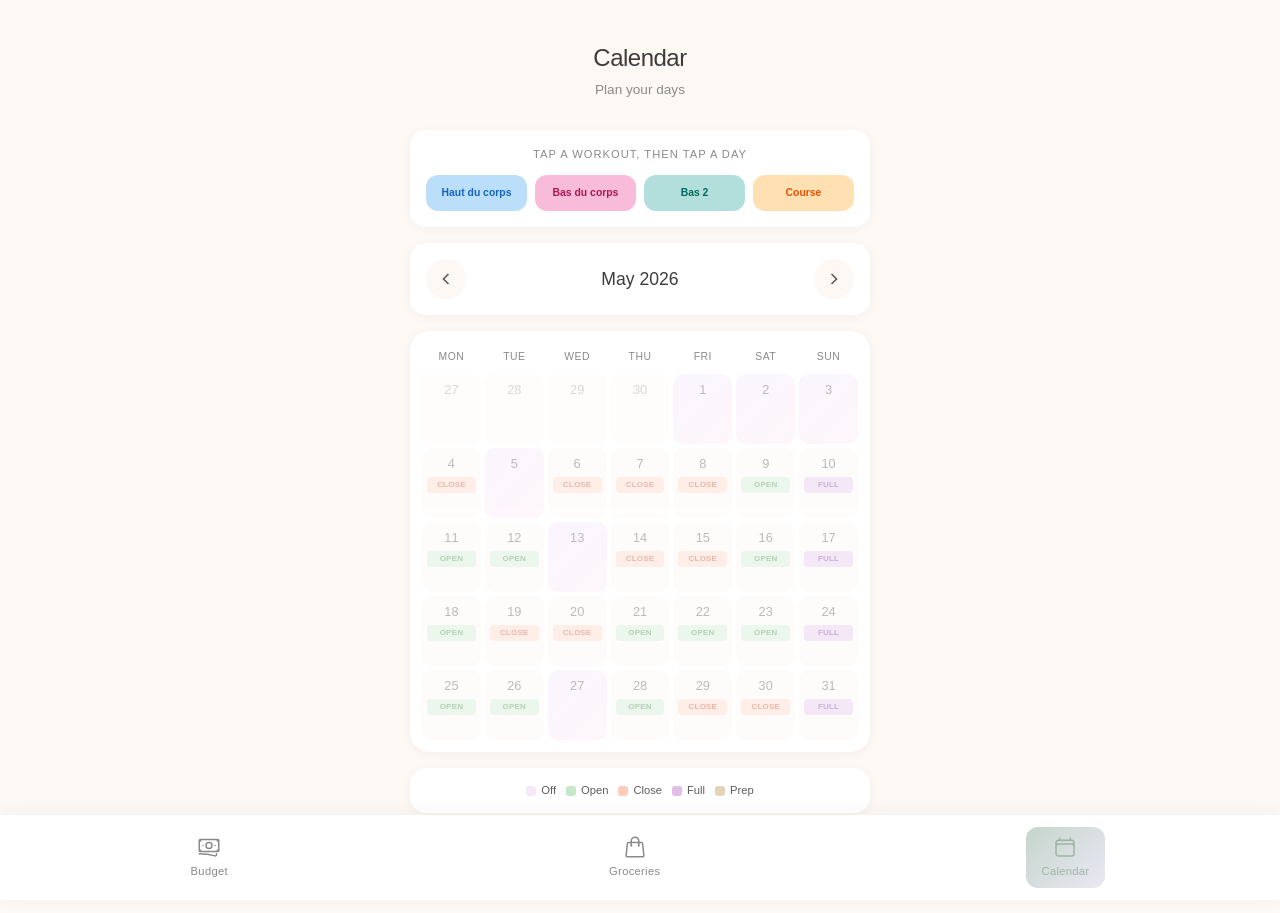
<file: calendar.html>
<!DOCTYPE html>
<html lang="en">
<head>
    <meta charset="UTF-8">
    <meta name="viewport" content="width=device-width, initial-scale=1.0, viewport-fit=cover">
    <meta name="apple-mobile-web-app-capable" content="yes">
    <link rel="apple-touch-icon" href="apple-touch-icon.png">
    <link rel="icon" href="apple-touch-icon.png">
    <meta name="apple-mobile-web-app-status-bar-style" content="default">
    <title>Calendar</title>
    <link rel="stylesheet" href="styles.css">
    <style>
        .month-nav {
            display: flex;
            align-items: center;
            justify-content: space-between;
            padding: 16px;
            background: var(--white);
            border-radius: 16px;
            margin-bottom: 16px;
            box-shadow: 0 2px 12px var(--shadow);
        }

        .month-nav button {
            background: var(--cream);
            border: none;
            width: 40px;
            height: 40px;
            border-radius: 50%;
            display: flex;
            align-items: center;
            justify-content: center;
            cursor: pointer;
            color: var(--text);
            transition: all 0.2s ease;
        }

        .month-nav button:hover {
            background: var(--sage);
            color: white;
        }

        .month-name {
            font-size: 1.1rem;
            font-weight: 500;
            color: var(--text-dark);
        }

        .calendar-grid {
            background: var(--white);
            border-radius: 20px;
            padding: 12px;
            box-shadow: 0 2px 12px var(--shadow);
        }

        .calendar-header {
            display: grid;
            grid-template-columns: repeat(7, 1fr);
            gap: 4px;
            margin-bottom: 4px;
        }

        .calendar-header-day {
            text-align: center;
            font-size: 0.65rem;
            color: var(--text-light);
            text-transform: uppercase;
            letter-spacing: 0.5px;
            padding: 6px 0;
        }

        .calendar-body {
            display: grid;
            grid-template-columns: repeat(7, 1fr);
            gap: 4px;
        }

        .calendar-cell {
            height: 70px;
            display: flex;
            flex-direction: column;
            align-items: center;
            padding: 6px 3px;
            border-radius: 10px;
            cursor: pointer;
            transition: all 0.2s ease;
            background: var(--cream);
        }

        .calendar-cell:hover {
            background: var(--soft-pink);
        }

        .calendar-cell.other-month {
            opacity: 0.2;
            pointer-events: none;
        }

        .calendar-cell.past {
            opacity: 0.35;
        }

        .calendar-cell.free-day {
            background: linear-gradient(135deg, #F3E8FF 0%, #FCE7F3 100%);
        }

        .calendar-cell.today {
            background: linear-gradient(135deg, var(--sage) 0%, var(--lavender-soft) 100%);
        }

        .calendar-cell.today .cell-date {
            color: white;
            font-weight: 600;
        }

        .cell-date {
            font-size: 0.8rem;
            color: var(--text-dark);
            margin-bottom: 3px;
        }

        .cell-events {
            display: flex;
            flex-direction: column;
            gap: 2px;
            width: 100%;
            padding: 0 2px;
            flex: 1;
            justify-content: flex-start;
        }

        .cell-event {
            font-size: 0.5rem;
            padding: 2px 4px;
            border-radius: 4px;
            text-align: center;
            text-transform: uppercase;
            letter-spacing: 0.2px;
            font-weight: 600;
        }

        .event-opening {
            background: #C8E6C9;
            color: #2E7D32;
        }

        .event-closing {
            background: #FFCCBC;
            color: #BF360C;
        }

        .event-custom {
            background: #E1BEE7;
            color: #6A1B9A;
        }

        .event-upper {
            background: #BBDEFB;
            color: #1565C0;
        }

        .event-lower {
            background: #F8BBD9;
            color: #AD1457;
        }

        .event-lower2 {
            background: #B2DFDB;
            color: #00695C;
        }

        .event-course {
            background: #FFE0B2;
            color: #E65100;
        }

        .event-mealprep {
            background: var(--mealprep);
            color: #7C5C2C;
        }

        .event-shopping {
            background: #B3E5FC;
            color: #0277BD;
        }

        /* Gym blocks section */
        .gym-blocks {
            background: var(--white);
            border-radius: 16px;
            padding: 16px;
            margin-bottom: 16px;
            box-shadow: 0 2px 12px var(--shadow);
        }

        .gym-blocks-header {
            font-size: 0.7rem;
            text-transform: uppercase;
            letter-spacing: 1px;
            color: var(--text-light);
            margin-bottom: 12px;
            text-align: center;
        }

        .gym-blocks-row {
            display: grid;
            grid-template-columns: repeat(4, 1fr);
            gap: 8px;
        }

        .gym-block {
            padding: 10px 8px;
            border-radius: 12px;
            font-size: 0.65rem;
            font-weight: 600;
            cursor: grab;
            transition: all 0.2s ease;
            text-align: center;
            user-select: none;
            -webkit-user-select: none;
        }

        .gym-block:active {
            cursor: grabbing;
            transform: scale(1.05);
        }

        .gym-block.selected {
            box-shadow: 0 0 0 3px var(--sage);
            transform: scale(1.05);
        }

        .gym-block-upper {
            background: #BBDEFB;
            color: #1565C0;
        }

        .gym-block-lower {
            background: #F8BBD9;
            color: #AD1457;
        }

        .gym-block-lower2 {
            background: #B2DFDB;
            color: #00695C;
        }

        .gym-block-course {
            background: #FFE0B2;
            color: #E65100;
        }

        .legend-card {
            display: flex;
            flex-wrap: wrap;
            justify-content: center;
            gap: 10px;
            padding: 14px;
            background: var(--white);
            border-radius: 16px;
            margin-top: 16px;
            box-shadow: 0 2px 12px var(--shadow);
        }

        .legend-item {
            display: flex;
            align-items: center;
            gap: 5px;
            font-size: 0.7rem;
            color: var(--text);
        }

        .legend-color {
            width: 10px;
            height: 10px;
            border-radius: 3px;
        }

        .legend-opening { background: #C8E6C9; }
        .legend-closing { background: #FFCCBC; }
        .legend-custom { background: #E1BEE7; }
        .legend-free { background: linear-gradient(135deg, #F3E8FF 0%, #FCE7F3 100%); }
        .legend-mealprep { background: var(--mealprep); }

        /* Day detail modal */
        .day-detail {
            padding: 8px 0;
        }

        .day-detail-date {
            font-size: 1.4rem;
            font-weight: 300;
            color: var(--text-dark);
            text-align: center;
            margin-bottom: 16px;
        }

        .work-info {
            background: var(--cream);
            border-radius: 12px;
            padding: 14px;
            margin-bottom: 14px;
            text-align: center;
        }

        .work-info-label {
            font-size: 0.65rem;
            text-transform: uppercase;
            letter-spacing: 1px;
            color: var(--text-light);
            margin-bottom: 6px;
        }

        .work-info-shift {
            font-size: 1rem;
            font-weight: 500;
            color: var(--text-dark);
        }

        .work-info-time {
            font-size: 0.85rem;
            color: var(--text-light);
            margin-top: 4px;
        }

        .section-divider {
            font-size: 0.65rem;
            text-transform: uppercase;
            letter-spacing: 1px;
            color: var(--text-light);
            margin: 14px 0 10px;
            text-align: center;
        }

        .gym-select-grid {
            display: grid;
            grid-template-columns: repeat(2, 1fr);
            gap: 8px;
            margin-bottom: 14px;
        }

        .gym-select-btn {
            padding: 12px 8px;
            border-radius: 10px;
            border: 2px solid transparent;
            font-size: 0.7rem;
            font-weight: 600;
            cursor: pointer;
            transition: all 0.2s ease;
            text-align: center;
        }

        .gym-select-btn.active {
            border-color: var(--text-dark);
        }

        .gym-select-upper {
            background: #BBDEFB;
            color: #1565C0;
        }

        .gym-select-lower {
            background: #F8BBD9;
            color: #AD1457;
        }

        .gym-select-lower2 {
            background: #B2DFDB;
            color: #00695C;
        }

        .gym-select-course {
            background: #FFE0B2;
            color: #E65100;
        }

        .toggle-item {
            display: flex;
            align-items: center;
            justify-content: space-between;
            padding: 14px;
            background: var(--cream);
            border-radius: 12px;
        }

        .toggle-label {
            display: flex;
            align-items: center;
            gap: 10px;
        }

        .toggle-color {
            width: 14px;
            height: 14px;
            border-radius: 4px;
        }

        .toggle-text {
            font-size: 0.9rem;
            color: var(--text-dark);
        }

        .toggle-switch {
            position: relative;
            width: 46px;
            height: 26px;
        }

        .toggle-switch input {
            opacity: 0;
            width: 0;
            height: 0;
        }

        .toggle-slider {
            position: absolute;
            cursor: pointer;
            top: 0;
            left: 0;
            right: 0;
            bottom: 0;
            background-color: var(--blush);
            transition: .3s;
            border-radius: 26px;
        }

        .toggle-slider:before {
            position: absolute;
            content: "";
            height: 20px;
            width: 20px;
            left: 3px;
            bottom: 3px;
            background-color: white;
            transition: .3s;
            border-radius: 50%;
        }

        .toggle-switch input:checked + .toggle-slider {
            background-color: var(--sage);
        }

        .toggle-switch input:checked + .toggle-slider:before {
            transform: translateX(20px);
        }

    </style>
</head>
<body>
    <div class="main">
        <header class="header">
            <h1>Calendar</h1>
            <p>Plan your days</p>
        </header>

        <!-- Gym blocks to assign -->
        <div class="gym-blocks">
            <div class="gym-blocks-header">Tap a workout, then tap a day</div>
            <div class="gym-blocks-row">
                <div class="gym-block gym-block-upper" onclick="selectGymBlock('upper')">Haut du corps</div>
                <div class="gym-block gym-block-lower" onclick="selectGymBlock('lower')">Bas du corps</div>
                <div class="gym-block gym-block-lower2" onclick="selectGymBlock('lower2')">Bas 2</div>
                <div class="gym-block gym-block-course" onclick="selectGymBlock('course')">Course</div>
            </div>
        </div>

        <!-- Month navigation -->
        <div class="month-nav">
            <button onclick="prevMonth()">
                <svg xmlns="http://www.w3.org/2000/svg" width="20" height="20" viewBox="0 0 24 24" fill="none" stroke="currentColor" stroke-width="2">
                    <path d="M15 18l-6-6 6-6"/>
                </svg>
            </button>
            <span class="month-name" id="monthName"></span>
            <button onclick="nextMonth()">
                <svg xmlns="http://www.w3.org/2000/svg" width="20" height="20" viewBox="0 0 24 24" fill="none" stroke="currentColor" stroke-width="2">
                    <path d="M9 18l6-6-6-6"/>
                </svg>
            </button>
        </div>

        <!-- Calendar grid -->
        <div class="calendar-grid">
            <div class="calendar-header">
                <div class="calendar-header-day">Mon</div>
                <div class="calendar-header-day">Tue</div>
                <div class="calendar-header-day">Wed</div>
                <div class="calendar-header-day">Thu</div>
                <div class="calendar-header-day">Fri</div>
                <div class="calendar-header-day">Sat</div>
                <div class="calendar-header-day">Sun</div>
            </div>
            <div class="calendar-body" id="calendarBody"></div>
        </div>

        <!-- Legend -->
        <div class="legend-card">
            <div class="legend-item">
                <div class="legend-color legend-free"></div>
                <span>Off</span>
            </div>
            <div class="legend-item">
                <div class="legend-color legend-opening"></div>
                <span>Open</span>
            </div>
            <div class="legend-item">
                <div class="legend-color legend-closing"></div>
                <span>Close</span>
            </div>
            <div class="legend-item">
                <div class="legend-color legend-custom"></div>
                <span>Full</span>
            </div>
            <div class="legend-item">
                <div class="legend-color legend-mealprep"></div>
                <span>Prep</span>
            </div>
        </div>
    </div>

    <!-- Day Modal -->
    <div class="modal-overlay" id="dayModal">
        <div class="modal">
            <div class="modal-handle"></div>
            <div class="day-detail">
                <div class="day-detail-date" id="modalDate"></div>

                <!-- Work info (read-only) -->
                <div class="work-info" id="workInfo" style="display: none;">
                    <div class="work-info-label">Work</div>
                    <div class="work-info-shift" id="workShiftType"></div>
                    <div class="work-info-time" id="workShiftTime"></div>
                </div>

                <div class="section-divider">Gym Session</div>
                <div class="gym-select-grid">
                    <button class="gym-select-btn gym-select-upper" id="btnUpper" onclick="toggleGym('upper')">Haut du corps</button>
                    <button class="gym-select-btn gym-select-lower" id="btnLower" onclick="toggleGym('lower')">Bas du corps</button>
                    <button class="gym-select-btn gym-select-lower2" id="btnLower2" onclick="toggleGym('lower2')">Bas du corps 2</button>
                    <button class="gym-select-btn gym-select-course" id="btnCourse" onclick="toggleGym('course')">Course</button>
                </div>

                <div class="section-divider">Other</div>
                <div class="toggle-item">
                    <div class="toggle-label">
                        <div class="toggle-color" style="background: #4CAF50;"></div>
                        <span class="toggle-text">Shopping Trip</span>
                    </div>
                    <label class="toggle-switch">
                        <input type="checkbox" id="toggleShopping" onchange="saveDay()">
                        <span class="toggle-slider"></span>
                    </label>
                </div>
                <div class="toggle-item">
                    <div class="toggle-label">
                        <div class="toggle-color" style="background: var(--mealprep);"></div>
                        <span class="toggle-text">Meal Prep</span>
                    </div>
                    <label class="toggle-switch">
                        <input type="checkbox" id="toggleMealPrep" onchange="saveDay()">
                        <span class="toggle-slider"></span>
                    </label>
                </div>

                <button class="btn btn-secondary mt-20" onclick="closeModal()">Done</button>
            </div>
        </div>
    </div>

    <!-- Bottom Navigation -->
    <nav class="nav">
        <a href="index.html">
            <svg xmlns="http://www.w3.org/2000/svg" fill="none" viewBox="0 0 24 24" stroke="currentColor">
                <path stroke-linecap="round" stroke-linejoin="round" d="M2.25 18.75a60.07 60.07 0 0115.797 2.101c.727.198 1.453-.342 1.453-1.096V18.75M3.75 4.5v.75A.75.75 0 013 6h-.75m0 0v-.375c0-.621.504-1.125 1.125-1.125H20.25M2.25 6v9m18-10.5v.75c0 .414.336.75.75.75h.75m-1.5-1.5h.375c.621 0 1.125.504 1.125 1.125v9.75c0 .621-.504 1.125-1.125 1.125h-.375m1.5-1.5H21a.75.75 0 00-.75.75v.75m0 0H3.75m0 0h-.375a1.125 1.125 0 01-1.125-1.125V15m1.5 1.5v-.75A.75.75 0 003 15h-.75M15 10.5a3 3 0 11-6 0 3 3 0 016 0zm3 0h.008v.008H18V10.5zm-12 0h.008v.008H6V10.5z" />
            </svg>
            Budget
        </a>
        <a href="groceries.html">
            <svg xmlns="http://www.w3.org/2000/svg" fill="none" viewBox="0 0 24 24" stroke="currentColor">
                <path stroke-linecap="round" stroke-linejoin="round" d="M15.75 10.5V6a3.75 3.75 0 10-7.5 0v4.5m11.356-1.993l1.263 12c.07.665-.45 1.243-1.119 1.243H4.25a1.125 1.125 0 01-1.12-1.243l1.264-12A1.125 1.125 0 015.513 7.5h12.974c.576 0 1.059.435 1.119 1.007zM8.625 10.5a.375.375 0 11-.75 0 .375.375 0 01.75 0zm7.5 0a.375.375 0 11-.75 0 .375.375 0 01.75 0z" />
            </svg>
            Groceries
        </a>
        <a href="calendar.html" class="active">
            <svg xmlns="http://www.w3.org/2000/svg" fill="none" viewBox="0 0 24 24" stroke="currentColor">
                <path stroke-linecap="round" stroke-linejoin="round" d="M6.75 3v2.25M17.25 3v2.25M3 18.75V7.5a2.25 2.25 0 012.25-2.25h13.5A2.25 2.25 0 0121 7.5v11.25m-18 0A2.25 2.25 0 005.25 21h13.5A2.25 2.25 0 0021 18.75m-18 0v-7.5A2.25 2.25 0 015.25 9h13.5A2.25 2.25 0 0121 11.25v7.5" />
            </svg>
            Calendar
        </a>
    </nav>

    <script>
        // Work schedule
        const workSchedule = {
            // MAY 2026
            '2026-05-04': { type: 'closing', time: '11h40-19h40' },
            '2026-05-06': { type: 'closing', time: '11h40-19h40' },
            '2026-05-07': { type: 'closing', time: '11h40-19h40' },
            '2026-05-08': { type: 'closing', time: '11h40-19h40' },
            '2026-05-09': { type: 'opening', time: '10h20-18h20' },
            '2026-05-10': { type: 'custom', time: '11h00-19h00' },
            '2026-05-11': { type: 'opening', time: '10h20-18h20' },
            '2026-05-12': { type: 'opening', time: '10h20-18h20' },
            '2026-05-14': { type: 'closing', time: '11h40-19h40' },
            '2026-05-15': { type: 'closing', time: '11h40-19h40' },
            '2026-05-16': { type: 'opening', time: '10h20-18h20' },
            '2026-05-17': { type: 'custom', time: '11h00-19h00' },
            '2026-05-18': { type: 'opening', time: '10h20-18h20' },
            '2026-05-19': { type: 'closing', time: '11h40-19h40' },
            '2026-05-20': { type: 'closing', time: '11h40-19h40' },
            '2026-05-21': { type: 'opening', time: '10h20-18h20' },
            '2026-05-22': { type: 'opening', time: '10h20-18h20' },
            '2026-05-23': { type: 'opening', time: '10h20-18h20' },
            '2026-05-24': { type: 'custom', time: '11h00-19h00' },
            '2026-05-25': { type: 'opening', time: '10h20-18h20' },
            '2026-05-26': { type: 'opening', time: '10h20-18h20' },
            '2026-05-28': { type: 'opening', time: '10h20-18h20' },
            '2026-05-29': { type: 'closing', time: '11h40-19h40' },
            '2026-05-30': { type: 'closing', time: '11h40-19h40' },
            '2026-05-31': { type: 'custom', time: '11h00-19h00' },
            // JUNE 2026
            '2026-06-01': { type: 'closing', time: '11h40-19h40' },
            '2026-06-03': { type: 'custom', time: '10h20-19h20' },
            '2026-06-04': { type: 'closing', time: '11h40-19h40' },
            '2026-06-05': { type: 'opening', time: '10h20-18h20' },
            '2026-06-06': { type: 'closing', time: '11h40-19h40' },
            '2026-06-08': { type: 'opening', time: '10h20-18h20' },
            '2026-06-09': { type: 'opening', time: '10h20-18h20' },
            '2026-06-10': { type: 'closing', time: '11h40-19h40' },
            '2026-06-11': { type: 'opening', time: '10h20-18h20' },
            '2026-06-12': { type: 'opening', time: '10h20-18h20' },
            '2026-06-14': { type: 'closing', time: '11h40-19h40' },
            '2026-06-15': { type: 'closing', time: '11h40-19h40' },
            '2026-06-16': { type: 'opening', time: '10h20-18h20' },
            '2026-06-17': { type: 'opening', time: '10h20-18h20' },
            '2026-06-19': { type: 'closing', time: '11h40-19h40' },
            '2026-06-20': { type: 'opening', time: '10h20-18h20' },
            '2026-06-21': { type: 'custom', time: '11h00-19h00' },
            '2026-06-22': { type: 'opening', time: '10h20-18h20' },
            '2026-06-24': { type: 'closing', time: '11h40-19h40' },
            '2026-06-25': { type: 'closing', time: '11h40-19h40' },
            '2026-06-29': { type: 'closing', time: '11h40-19h40' },
            '2026-06-30': { type: 'closing', time: '11h40-19h40' }
        };

        // State - start on May 2026
        let currentDate = new Date();
        let currentMonth = 4; // May (0-indexed)
        let currentYear = 2026;
        let selectedDate = null;
        let selectedGymBlock = null;

        let events = JSON.parse(localStorage.getItem('calendarEvents')) || {};

        // Save events
        function saveEvents() {
            localStorage.setItem('calendarEvents', JSON.stringify(events));
        }

        // Get date key
        function getDateKey(date) {
            return `${date.getFullYear()}-${String(date.getMonth() + 1).padStart(2, '0')}-${String(date.getDate()).padStart(2, '0')}`;
        }

        // Get work shift
        function getWorkShift(dateKey) {
            return workSchedule[dateKey] || null;
        }

        // Select gym block for quick assignment
        function selectGymBlock(type) {
            const blocks = document.querySelectorAll('.gym-block');
            blocks.forEach(b => b.classList.remove('selected'));

            if (selectedGymBlock === type) {
                selectedGymBlock = null;
            } else {
                selectedGymBlock = type;
                document.querySelector(`.gym-block-${type}`).classList.add('selected');
            }
        }

        // Navigation
        function prevMonth() {
            currentMonth--;
            if (currentMonth < 0) {
                currentMonth = 11;
                currentYear--;
            }
            renderCalendar();
        }

        function nextMonth() {
            currentMonth++;
            if (currentMonth > 11) {
                currentMonth = 0;
                currentYear++;
            }
            renderCalendar();
        }

        // Handle day click
        function handleDayClick(dateKey) {
            // If a gym block is selected, assign it directly
            if (selectedGymBlock) {
                if (!events[dateKey]) events[dateKey] = {};

                // Toggle: if same gym type already there, remove it
                if (events[dateKey].gym === selectedGymBlock) {
                    events[dateKey].gym = null;
                } else {
                    events[dateKey].gym = selectedGymBlock;
                }

                saveEvents();
                renderCalendar();
                            } else {
                // Open modal for detailed editing
                openDay(dateKey);
            }
        }

        // Open day modal
        function openDay(dateKey) {
            selectedDate = dateKey;
            const date = new Date(dateKey);
            const options = { weekday: 'long', month: 'short', day: 'numeric' };
            document.getElementById('modalDate').textContent = date.toLocaleDateString('en-US', options);

            // Work info
            const workShift = getWorkShift(dateKey);
            const workInfoEl = document.getElementById('workInfo');
            if (workShift) {
                workInfoEl.style.display = 'block';
                let shiftTypeLabel;
                if (workShift.type === 'opening') shiftTypeLabel = 'Opening';
                else if (workShift.type === 'closing') shiftTypeLabel = 'Closing';
                else if (workShift.time === '11h00-19h00') shiftTypeLabel = 'Full Day';
                else shiftTypeLabel = 'Special';
                document.getElementById('workShiftType').textContent = shiftTypeLabel;
                document.getElementById('workShiftTime').textContent = workShift.time;
            } else {
                workInfoEl.style.display = 'none';
            }

            // Gym selection
            const dayEvents = events[dateKey] || {};
            document.getElementById('btnUpper').classList.toggle('active', dayEvents.gym === 'upper');
            document.getElementById('btnLower').classList.toggle('active', dayEvents.gym === 'lower');
            document.getElementById('btnLower2').classList.toggle('active', dayEvents.gym === 'lower2');
            document.getElementById('btnCourse').classList.toggle('active', dayEvents.gym === 'course');

            document.getElementById('toggleShopping').checked = dayEvents.shopping || false;
            document.getElementById('toggleMealPrep').checked = dayEvents.mealprep || false;

            document.getElementById('dayModal').classList.add('active');
        }

        // Toggle gym in modal
        function toggleGym(type) {
            if (!selectedDate) return;
            if (!events[selectedDate]) events[selectedDate] = {};

            // Toggle off if same
            if (events[selectedDate].gym === type) {
                events[selectedDate].gym = null;
            } else {
                events[selectedDate].gym = type;
            }

            // Update buttons
            document.getElementById('btnUpper').classList.toggle('active', events[selectedDate].gym === 'upper');
            document.getElementById('btnLower').classList.toggle('active', events[selectedDate].gym === 'lower');
            document.getElementById('btnLower2').classList.toggle('active', events[selectedDate].gym === 'lower2');
            document.getElementById('btnCourse').classList.toggle('active', events[selectedDate].gym === 'course');

            saveEvents();
            renderCalendar();
                    }

        // Close modal
        function closeModal() {
            document.getElementById('dayModal').classList.remove('active');
            selectedDate = null;
        }

        // Save day (for toggles)
        function saveDay() {
            if (!selectedDate) return;
            if (!events[selectedDate]) events[selectedDate] = {};

            events[selectedDate].shopping = document.getElementById('toggleShopping').checked;
            events[selectedDate].mealprep = document.getElementById('toggleMealPrep').checked;

            saveEvents();
            renderCalendar();
        }

        // Render calendar
        function renderCalendar() {
            const monthNames = ['January', 'February', 'March', 'April', 'May', 'June',
                'July', 'August', 'September', 'October', 'November', 'December'];

            document.getElementById('monthName').textContent = `${monthNames[currentMonth]} ${currentYear}`;

            const container = document.getElementById('calendarBody');
            container.innerHTML = '';

            const firstDay = new Date(currentYear, currentMonth, 1);
            const lastDay = new Date(currentYear, currentMonth + 1, 0);

            let startDay = firstDay.getDay();
            startDay = startDay === 0 ? 6 : startDay - 1;

            const today = new Date();
            const todayKey = getDateKey(today);

            // Previous month days
            const prevMonthLastDay = new Date(currentYear, currentMonth, 0);
            for (let i = startDay - 1; i >= 0; i--) {
                const day = prevMonthLastDay.getDate() - i;
                const date = new Date(currentYear, currentMonth - 1, day);
                const key = getDateKey(date);
                container.innerHTML += renderCell(key, day, true, false);
            }

            // Current month days
            for (let day = 1; day <= lastDay.getDate(); day++) {
                const date = new Date(currentYear, currentMonth, day);
                const key = getDateKey(date);
                const isToday = key === todayKey;
                container.innerHTML += renderCell(key, day, false, isToday);
            }

            // Next month days
            const totalCells = container.children.length;
            const remainingCells = totalCells % 7 === 0 ? 0 : 7 - (totalCells % 7);
            for (let day = 1; day <= remainingCells; day++) {
                const date = new Date(currentYear, currentMonth + 1, day);
                const key = getDateKey(date);
                container.innerHTML += renderCell(key, day, true, false);
            }
        }

        function renderCell(key, day, isOtherMonth, isToday) {
            const dayEvents = events[key] || {};
            const workShift = getWorkShift(key);

            const cellDate = new Date(key);
            const today = new Date();
            today.setHours(0, 0, 0, 0);
            const isPast = cellDate < today;

            const hasScheduleData = (cellDate.getFullYear() === 2026 &&
                                    (cellDate.getMonth() === 4 || cellDate.getMonth() === 5));
            const isFreeDay = hasScheduleData && !workShift && !isOtherMonth;

            let classes = 'calendar-cell';
            if (isOtherMonth) classes += ' other-month';
            if (isPast && !isOtherMonth) classes += ' past';
            if (isFreeDay && !isToday) classes += ' free-day';
            if (isToday) classes += ' today';

            let eventsHtml = '';

            // Work shift
            if (workShift) {
                let shiftLabel;
                if (workShift.type === 'opening') shiftLabel = 'Open';
                else if (workShift.type === 'closing') shiftLabel = 'Close';
                else if (workShift.time === '11h00-19h00') shiftLabel = 'Full';
                else shiftLabel = 'Special';
                eventsHtml += `<span class="cell-event event-${workShift.type}">${shiftLabel}</span>`;
            }

            // Gym
            if (dayEvents.gym) {
                const gymLabels = {
                    'upper': 'Haut',
                    'lower': 'Bas',
                    'lower2': 'Bas 2',
                    'course': 'Course'
                };
                eventsHtml += `<span class="cell-event event-${dayEvents.gym}">${gymLabels[dayEvents.gym]}</span>`;
            }

            // Meal prep
            if (dayEvents.mealprep) {
                eventsHtml += '<span class="cell-event event-mealprep">Prep</span>';
            }

            // Shopping
            if (dayEvents.shopping) {
                eventsHtml += '<span class="cell-event event-shopping">Shop</span>';
            }

            return `
                <div class="${classes}" onclick="handleDayClick('${key}')">
                    <span class="cell-date">${day}</span>
                    <div class="cell-events">
                        ${eventsHtml}
                    </div>
                </div>
            `;
        }

        // Close modal on outside click
        document.getElementById('dayModal').addEventListener('click', (e) => {
            if (e.target.id === 'dayModal') closeModal();
        });

        // Initialize
        renderCalendar();
            </script>
</body>
</html>
</file>
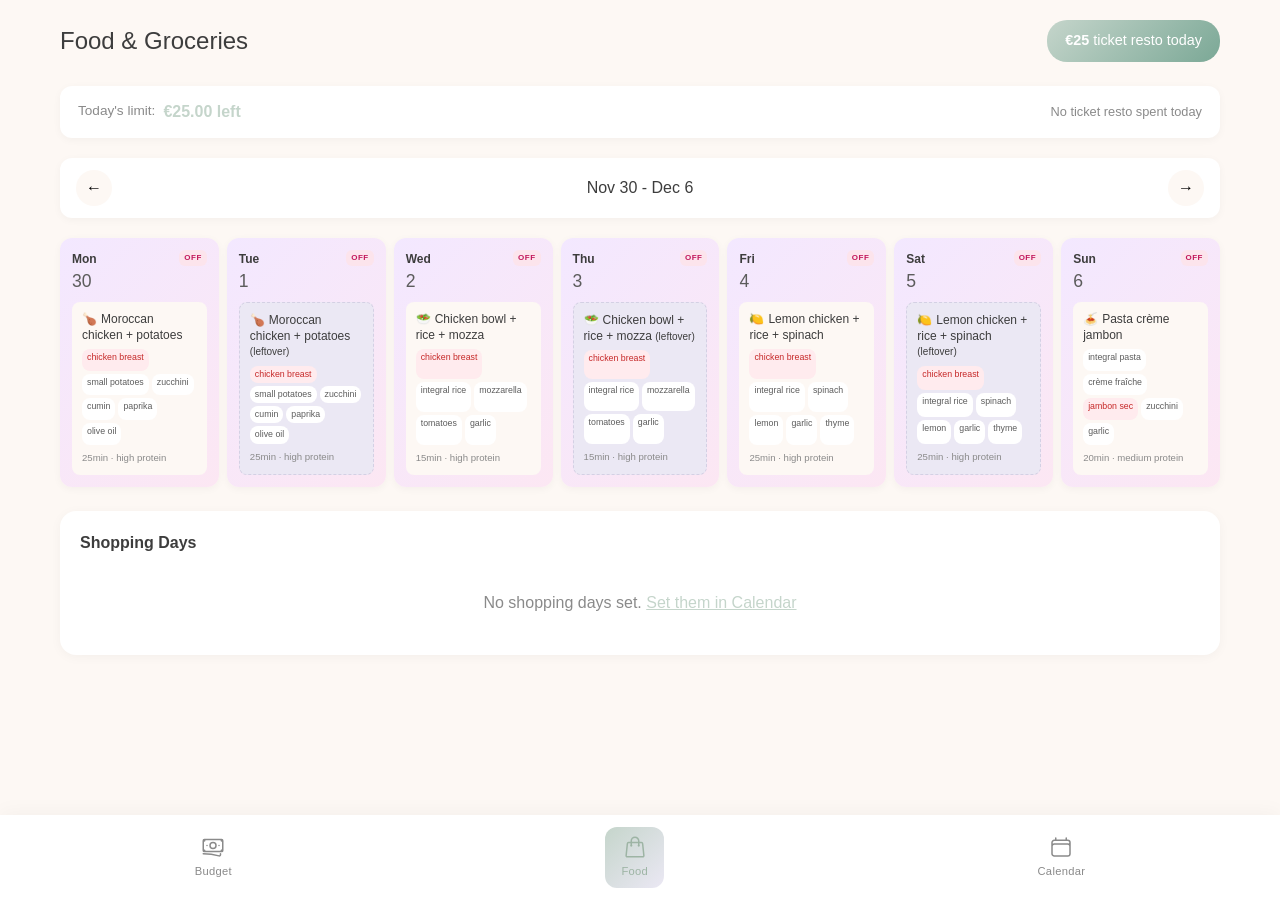
<file: groceries.html>
<!DOCTYPE html>
<html lang="en">
<head>
    <meta charset="UTF-8">
    <meta name="viewport" content="width=device-width, initial-scale=1.0, viewport-fit=cover">
    <meta name="apple-mobile-web-app-capable" content="yes">
    <link rel="apple-touch-icon" href="apple-touch-icon.png">
    <link rel="icon" href="apple-touch-icon.png">
    <title>Food & Groceries</title>
    <link rel="stylesheet" href="styles.css">
    <style>
        .page-container {
            max-width: 1200px;
            margin: 0 auto;
            padding: 20px;
            padding-bottom: 100px;
        }

        .page-header {
            display: flex;
            justify-content: space-between;
            align-items: center;
            margin-bottom: 24px;
            flex-wrap: wrap;
            gap: 16px;
        }

        .page-title {
            font-size: 1.5rem;
            font-weight: 300;
            color: var(--text-dark);
        }

        .budget-pill {
            background: linear-gradient(135deg, var(--sage) 0%, #7BA896 100%);
            padding: 10px 18px;
            border-radius: 20px;
            color: white;
            font-size: 0.9rem;
        }

        .budget-pill strong {
            font-weight: 600;
        }

        /* Week Navigation */
        .week-nav {
            display: flex;
            align-items: center;
            justify-content: space-between;
            margin-bottom: 20px;
            padding: 12px 16px;
            background: var(--white);
            border-radius: 12px;
            box-shadow: 0 2px 8px var(--shadow);
        }

        .week-nav button {
            background: var(--cream);
            border: none;
            width: 36px;
            height: 36px;
            border-radius: 50%;
            cursor: pointer;
            font-size: 1rem;
            transition: all 0.2s;
        }

        .week-nav button:hover {
            background: var(--sage);
            color: white;
        }

        .week-label {
            font-weight: 500;
            color: var(--text-dark);
        }

        /* Calendar Grid */
        .week-grid {
            display: grid;
            grid-template-columns: repeat(7, 1fr);
            gap: 8px;
            margin-bottom: 24px;
        }

        @media (max-width: 900px) {
            .week-grid {
                grid-template-columns: repeat(4, 1fr);
            }
        }

        @media (max-width: 600px) {
            .week-grid {
                grid-template-columns: repeat(2, 1fr);
            }
        }

        .day-card {
            background: var(--white);
            border-radius: 12px;
            padding: 12px;
            box-shadow: 0 2px 8px var(--shadow);
            min-height: 160px;
            display: flex;
            flex-direction: column;
            cursor: pointer;
            transition: all 0.2s;
        }

        .day-card:hover {
            transform: translateY(-2px);
            box-shadow: 0 4px 12px var(--shadow);
        }

        .day-card.rest-day {
            background: linear-gradient(135deg, #F3E8FF 0%, #FCE7F3 100%);
        }

        .day-card.shopping-day {
            border: 2px solid #0288D1;
        }

        .day-header {
            display: flex;
            justify-content: space-between;
            align-items: flex-start;
            margin-bottom: 8px;
        }

        .day-info {
            text-align: left;
        }

        .day-name {
            font-weight: 600;
            font-size: 0.75rem;
            color: var(--text-dark);
        }

        .day-date {
            font-size: 1.1rem;
            color: var(--text);
        }

        .day-tags {
            display: flex;
            flex-direction: column;
            gap: 2px;
            align-items: flex-end;
        }

        .tag {
            font-size: 0.5rem;
            padding: 2px 5px;
            border-radius: 6px;
            font-weight: 600;
            text-transform: uppercase;
        }

        .tag-gym { background: #E8F5E9; color: #2E7D32; }
        .tag-work { background: #E3F2FD; color: #1565C0; }
        .tag-close { background: #FFCCBC; color: #BF360C; }
        .tag-off { background: #FCE4EC; color: #C2185B; }
        .tag-shop { background: #B3E5FC; color: #0277BD; }

        .meal-content {
            flex: 1;
            display: flex;
            flex-direction: column;
        }

        .meal-slot {
            background: var(--cream);
            border-radius: 8px;
            padding: 10px;
            flex: 1;
            display: flex;
            flex-direction: column;
        }

        .meal-slot.leftover {
            background: var(--lavender-soft);
            border: 1px dashed var(--lavender);
        }

        .meal-slot.empty {
            border: 2px dashed var(--blush);
            background: transparent;
            justify-content: center;
            align-items: center;
        }

        .meal-name {
            font-size: 0.75rem;
            font-weight: 500;
            color: var(--text-dark);
            margin-bottom: 6px;
            line-height: 1.3;
        }

        .meal-name .icon {
            margin-right: 4px;
        }

        .meal-ingredients {
            display: flex;
            flex-wrap: wrap;
            gap: 3px;
            flex: 1;
        }

        .ing-tag {
            font-size: 0.55rem;
            padding: 2px 5px;
            background: var(--white);
            border-radius: 8px;
            color: var(--text);
        }

        .ing-tag.protein {
            background: #FFEBEE;
            color: #C62828;
        }

        .meal-meta {
            font-size: 0.6rem;
            color: var(--text-light);
            margin-top: 6px;
        }

        .empty-text {
            font-size: 0.7rem;
            color: var(--text-light);
            font-style: italic;
        }

        /* Shopping Section */
        .shopping-section {
            background: var(--white);
            border-radius: 16px;
            padding: 20px;
            box-shadow: 0 2px 12px var(--shadow);
        }

        .section-title {
            font-size: 1rem;
            font-weight: 600;
            color: var(--text-dark);
            margin-bottom: 16px;
        }

        .shopping-trips {
            display: grid;
            grid-template-columns: repeat(auto-fit, minmax(280px, 1fr));
            gap: 16px;
        }

        .shop-trip {
            border: 2px solid var(--sage);
            border-radius: 12px;
            overflow: hidden;
        }

        .shop-trip-header {
            background: var(--sage);
            color: white;
            padding: 10px 14px;
            display: flex;
            justify-content: space-between;
            align-items: center;
        }

        .shop-trip-date {
            font-weight: 600;
        }

        .shop-trip-items {
            padding: 12px;
            max-height: 200px;
            overflow-y: auto;
        }

        .shop-item {
            display: flex;
            align-items: center;
            gap: 8px;
            padding: 6px 0;
            border-bottom: 1px solid var(--soft-pink);
            font-size: 0.85rem;
        }

        .shop-item:last-child {
            border-bottom: none;
        }

        .shop-item-check {
            width: 18px;
            height: 18px;
            border: 2px solid var(--blush);
            border-radius: 50%;
            cursor: pointer;
            flex-shrink: 0;
        }

        .shop-item.checked .shop-item-check {
            background: var(--sage);
            border-color: var(--sage);
        }

        .shop-item.checked .shop-item-name {
            text-decoration: line-through;
            color: var(--text-light);
        }

        .shop-item-name {
            flex: 1;
        }

        .shop-item-note {
            font-size: 0.65rem;
            color: var(--sage-dark);
            background: #E8F5E9;
            padding: 2px 6px;
            border-radius: 6px;
        }

        .no-shopping {
            text-align: center;
            padding: 20px;
            color: var(--text-light);
        }

        /* Modal */
        .modal-overlay {
            display: none;
            position: fixed;
            top: 0;
            left: 0;
            right: 0;
            bottom: 0;
            background: rgba(0,0,0,0.5);
            z-index: 1000;
            align-items: center;
            justify-content: center;
            padding: 20px;
        }

        .modal-overlay.active {
            display: flex;
        }

        .modal-content {
            background: var(--white);
            border-radius: 20px;
            padding: 24px;
            width: 100%;
            max-width: 400px;
            max-height: 80vh;
            overflow-y: auto;
        }

        .modal-header {
            display: flex;
            justify-content: space-between;
            align-items: center;
            margin-bottom: 8px;
        }

        .modal-title {
            font-size: 1.1rem;
            font-weight: 600;
        }

        .modal-close {
            background: none;
            border: none;
            font-size: 1.5rem;
            color: var(--text-light);
            cursor: pointer;
        }

        .modal-subtitle {
            font-size: 0.8rem;
            color: var(--text-light);
            margin-bottom: 16px;
        }

        .meal-option {
            padding: 12px;
            background: var(--cream);
            border-radius: 10px;
            margin-bottom: 8px;
            cursor: pointer;
            transition: all 0.2s;
        }

        .meal-option:hover {
            background: var(--soft-pink);
        }

        .meal-option.disabled {
            opacity: 0.4;
            pointer-events: none;
        }

        .meal-option-name {
            font-weight: 500;
            margin-bottom: 4px;
            font-size: 0.9rem;
        }

        .meal-option-ing {
            font-size: 0.7rem;
            color: var(--text);
            margin-bottom: 4px;
        }

        .meal-option-meta {
            font-size: 0.65rem;
            color: var(--text-light);
        }

        .meal-option-warning {
            font-size: 0.65rem;
            color: #C62828;
            margin-top: 4px;
        }

        .clear-btn {
            width: 100%;
            padding: 10px;
            background: var(--cream);
            border: none;
            border-radius: 8px;
            color: var(--text);
            cursor: pointer;
            margin-top: 8px;
        }

        .clear-btn:hover {
            background: #FFEBEE;
            color: #C62828;
        }

        /* Ticket Resto Status */
        .ticket-status {
            background: var(--white);
            padding: 14px 18px;
            border-radius: 12px;
            margin-bottom: 20px;
            box-shadow: 0 2px 8px var(--shadow);
            display: flex;
            justify-content: space-between;
            align-items: center;
            flex-wrap: wrap;
            gap: 10px;
        }

        .ticket-today {
            display: flex;
            align-items: center;
            gap: 8px;
        }

        .ticket-label {
            color: var(--text-light);
            font-size: 0.85rem;
        }

        .ticket-value {
            font-weight: 600;
            color: var(--sage);
        }

        .ticket-value.over {
            color: #C62828;
        }

        .ticket-spent {
            font-size: 0.8rem;
            color: var(--text-light);
        }

        /* Outside Purchases */
        .outside-purchases {
            background: #FFF3E0;
            border-radius: 12px;
            padding: 16px;
            margin-bottom: 20px;
        }

        .outside-purchases .section-title {
            color: #E65100;
            font-size: 0.9rem;
            margin-bottom: 10px;
        }

        .outside-item {
            display: flex;
            justify-content: space-between;
            padding: 8px 12px;
            background: white;
            border-radius: 8px;
            margin-bottom: 6px;
            font-size: 0.85rem;
        }

        .outside-item-name {
            color: var(--text-dark);
        }

        .outside-item-amount {
            color: #E65100;
            font-weight: 500;
        }
    </style>
</head>
<body>
    <div class="page-container">
        <header class="page-header">
            <h1 class="page-title">Food & Groceries</h1>
            <div class="budget-pill">
                <strong id="budgetRemaining">€25</strong> ticket resto today
            </div>
        </header>

        <!-- Today's Ticket Resto Status -->
        <div class="ticket-status" id="ticketStatus">
            <div class="ticket-today">
                <span class="ticket-label">Today's limit:</span>
                <span class="ticket-value" id="ticketTodayLeft">€25.00 left</span>
            </div>
            <div class="ticket-spent" id="ticketTodaySpent"></div>
        </div>

        <!-- Outside Purchases (food bought not on grocery list) -->
        <div class="outside-purchases" id="outsidePurchases" style="display: none;">
            <div class="section-title">Bought Outside List</div>
            <div id="outsideList"></div>
        </div>

        <div class="week-nav">
            <button onclick="changeWeek(-1)">←</button>
            <span class="week-label" id="weekLabel">May 26 - Jun 1</span>
            <button onclick="changeWeek(1)">→</button>
        </div>

        <div class="week-grid" id="weekGrid"></div>

        <div class="shopping-section">
            <div class="section-title">Shopping Days</div>
            <div class="shopping-trips" id="shoppingTrips"></div>
        </div>
    </div>

    <!-- Modal -->
    <div class="modal-overlay" id="mealModal">
        <div class="modal-content">
            <div class="modal-header">
                <span class="modal-title" id="modalTitle">Pick a meal</span>
                <button class="modal-close" onclick="closeModal()">×</button>
            </div>
            <div class="modal-subtitle" id="modalSubtitle"></div>
            <div id="mealOptions"></div>
            <button class="clear-btn" onclick="clearMeal()">Remove meal</button>
        </div>
    </div>

    <!-- Nav -->
    <nav class="nav">
        <a href="index.html">
            <svg xmlns="http://www.w3.org/2000/svg" fill="none" viewBox="0 0 24 24" stroke="currentColor">
                <path stroke-linecap="round" stroke-linejoin="round" d="M2.25 18.75a60.07 60.07 0 0115.797 2.101c.727.198 1.453-.342 1.453-1.096V18.75M3.75 4.5v.75A.75.75 0 013 6h-.75m0 0v-.375c0-.621.504-1.125 1.125-1.125H20.25M2.25 6v9m18-10.5v.75c0 .414.336.75.75.75h.75m-1.5-1.5h.375c.621 0 1.125.504 1.125 1.125v9.75c0 .621-.504 1.125-1.125 1.125h-.375m1.5-1.5H21a.75.75 0 00-.75.75v.75m0 0H3.75m0 0h-.375a1.125 1.125 0 01-1.125-1.125V15m1.5 1.5v-.75A.75.75 0 003 15h-.75M15 10.5a3 3 0 11-6 0 3 3 0 016 0zm3 0h.008v.008H18V10.5zm-12 0h.008v.008H6V10.5z" />
            </svg>
            Budget
        </a>
        <a href="groceries.html" class="active">
            <svg xmlns="http://www.w3.org/2000/svg" fill="none" viewBox="0 0 24 24" stroke="currentColor">
                <path stroke-linecap="round" stroke-linejoin="round" d="M15.75 10.5V6a3.75 3.75 0 10-7.5 0v4.5m11.356-1.993l1.263 12c.07.665-.45 1.243-1.119 1.243H4.25a1.125 1.125 0 01-1.12-1.243l1.264-12A1.125 1.125 0 015.513 7.5h12.974c.576 0 1.059.435 1.119 1.007zM8.625 10.5a.375.375 0 11-.75 0 .375.375 0 01.75 0zm7.5 0a.375.375 0 11-.75 0 .375.375 0 01.75 0z" />
            </svg>
            Food
        </a>
        <a href="calendar.html">
            <svg xmlns="http://www.w3.org/2000/svg" fill="none" viewBox="0 0 24 24" stroke="currentColor">
                <path stroke-linecap="round" stroke-linejoin="round" d="M6.75 3v2.25M17.25 3v2.25M3 18.75V7.5a2.25 2.25 0 012.25-2.25h13.5A2.25 2.25 0 0121 7.5v11.25m-18 0A2.25 2.25 0 005.25 21h13.5A2.25 2.25 0 0021 18.75m-18 0v-7.5A2.25 2.25 0 015.25 9h13.5A2.25 2.25 0 0121 11.25v7.5" />
            </svg>
            Calendar
        </a>
    </nav>

    <script>
        // Ticket Resto Integration
        function loadTicketRestoData() {
            const saved = localStorage.getItem('ticketRestoData');
            if (saved) {
                return JSON.parse(saved);
            }
            return { expenses: [], total: 0, outsidePurchases: [] };
        }

        function updateTicketRestoDisplay() {
            const data = loadTicketRestoData();
            const today = new Date().toDateString();

            // Calculate today's spending
            const todayExpenses = data.expenses.filter(e =>
                new Date(e.date || e.approvedAt).toDateString() === today
            );
            const todaySpent = todayExpenses.reduce((sum, e) => sum + e.amount, 0);
            const todayLeft = Math.max(0, 25 - todaySpent);

            // Update header pill
            document.getElementById('budgetRemaining').textContent = '€' + todayLeft.toFixed(0);

            // Update status bar
            const leftEl = document.getElementById('ticketTodayLeft');
            leftEl.textContent = '€' + todayLeft.toFixed(2) + ' left';
            leftEl.className = 'ticket-value' + (todayLeft <= 0 ? ' over' : '');

            // Show today's expenses
            const spentEl = document.getElementById('ticketTodaySpent');
            if (todayExpenses.length > 0) {
                spentEl.innerHTML = todayExpenses.map(e =>
                    `<span style="margin-right: 8px;">${e.name}: €${e.amount.toFixed(2)}</span>`
                ).join('');
            } else {
                spentEl.textContent = 'No ticket resto spent today';
            }

            // Show outside purchases
            const outsideSection = document.getElementById('outsidePurchases');
            const outsideList = document.getElementById('outsideList');

            if (data.outsidePurchases && data.outsidePurchases.length > 0) {
                outsideSection.style.display = 'block';
                outsideList.innerHTML = data.outsidePurchases.map(p => `
                    <div class="outside-item">
                        <span class="outside-item-name">${p.name}</span>
                        <span class="outside-item-amount">€${p.amount.toFixed(2)}</span>
                    </div>
                `).join('');
            } else {
                outsideSection.style.display = 'none';
            }
        }

        // Work schedule
        const workSchedule = {
            '2026-05-04': { type: 'closing' }, '2026-05-06': { type: 'closing' },
            '2026-05-07': { type: 'closing' }, '2026-05-08': { type: 'closing' },
            '2026-05-09': { type: 'opening' }, '2026-05-10': { type: 'custom' },
            '2026-05-11': { type: 'opening' }, '2026-05-12': { type: 'opening' },
            '2026-05-14': { type: 'closing' }, '2026-05-15': { type: 'closing' },
            '2026-05-16': { type: 'opening' }, '2026-05-17': { type: 'custom' },
            '2026-05-18': { type: 'opening' }, '2026-05-19': { type: 'closing' },
            '2026-05-20': { type: 'closing' }, '2026-05-21': { type: 'opening' },
            '2026-05-22': { type: 'opening' }, '2026-05-23': { type: 'opening' },
            '2026-05-24': { type: 'custom' }, '2026-05-25': { type: 'opening' },
            '2026-05-26': { type: 'opening' }, '2026-05-28': { type: 'opening' },
            '2026-05-29': { type: 'closing' }, '2026-05-30': { type: 'closing' },
            '2026-05-31': { type: 'custom' }, '2026-06-01': { type: 'closing' },
            '2026-06-03': { type: 'custom' }, '2026-06-04': { type: 'closing' },
            '2026-06-05': { type: 'opening' }, '2026-06-06': { type: 'closing' },
            '2026-06-08': { type: 'opening' }, '2026-06-09': { type: 'opening' },
            '2026-06-10': { type: 'closing' }, '2026-06-11': { type: 'opening' },
            '2026-06-12': { type: 'opening' }, '2026-06-14': { type: 'closing' },
            '2026-06-15': { type: 'closing' }, '2026-06-16': { type: 'opening' },
            '2026-06-17': { type: 'opening' }, '2026-06-19': { type: 'closing' },
            '2026-06-20': { type: 'opening' }, '2026-06-21': { type: 'custom' },
            '2026-06-22': { type: 'opening' }, '2026-06-24': { type: 'closing' },
            '2026-06-25': { type: 'closing' }, '2026-06-29': { type: 'closing' },
            '2026-06-30': { type: 'closing' }
        };

        // Meals
        const meals = [
            { id: "moroccan_chicken", name: "Moroccan chicken + potatoes", protein: "high", prepTime: 25, batchFriendly: true, portions: 2, ingredients: ["chicken breast", "small potatoes", "zucchini", "cumin", "paprika", "olive oil"] },
            { id: "jambon_pasta", name: "Pasta crème jambon", protein: "medium", prepTime: 20, batchFriendly: false, portions: 1, ingredients: ["integral pasta", "crème fraîche", "jambon sec", "zucchini", "garlic"] },
            { id: "scrambled_eggs_tomato", name: "Eggs + tomatoes + edam", protein: "high", prepTime: 10, batchFriendly: false, portions: 1, ingredients: ["eggs", "tomatoes", "onion", "edam slices", "bread"] },
            { id: "fish_potatoes", name: "Fish + potatoes + spinach", protein: "high", prepTime: 25, batchFriendly: false, portions: 1, ingredients: ["colin de alaska", "small potatoes", "canned tomatoes", "spinach", "garlic"] },
            { id: "chicken_bowl", name: "Chicken bowl + rice + mozza", protein: "high", prepTime: 15, batchFriendly: true, portions: 2, ingredients: ["chicken breast", "integral rice", "mozzarella", "tomatoes", "garlic"] },
            { id: "eggs_poivron", name: "Eggs + poivron + jambon", protein: "high", prepTime: 10, batchFriendly: false, portions: 1, ingredients: ["eggs", "frozen poivron", "jambon sec", "rice cakes"] },
            { id: "lemon_chicken_rice", name: "Lemon chicken + rice + spinach", protein: "high", prepTime: 25, batchFriendly: true, portions: 2, ingredients: ["chicken breast", "integral rice", "spinach", "lemon", "garlic", "thyme"] }
        ];

        // Paris 10ème prices (Franprix/Carrefour City level - expensive area)
        const prices = {
            "chicken breast": 5.50,      // ~300g pack
            "colin de alaska": 4.50,     // frozen fillet
            "eggs": 2.80,                // 6 eggs
            "jambon sec": 3.50,          // pack
            "integral pasta": 2.20,      // 500g
            "integral rice": 2.80,       // 500g
            "small potatoes": 2.80,      // bag
            "bread": 3.20,               // integral loaf
            "rice cakes": 2.50,          // pack
            "zucchini": 1.50,            // each
            "frozen poivron": 3.50,      // bag
            "spinach": 2.80,             // fresh bag
            "tomatoes": 2.80,            // 4 pack
            "onion": 0.90,               // each
            "canned tomatoes": 1.40,     // can
            "crème fraîche": 1.90,       // pot
            "edam slices": 2.80,         // pack
            "mozzarella": 2.20,          // ball
            "olive oil": 7.00,           // bottle (already have?)
            "garlic": 1.50,              // bulb
            "cumin": 3.50,               // jar (already have?)
            "paprika": 3.50,             // jar (already have?)
            "lemon": 0.90,               // each
            "thyme": 2.20                // bunch
        };

        // Pantry items you likely already have
        const pantryItems = ["olive oil", "cumin", "paprika", "garlic"];

        const proteinIngredients = ["chicken breast", "colin de alaska", "eggs", "jambon sec"];

        const mealIcons = {
            'moroccan_chicken': '🍗', 'jambon_pasta': '🍝', 'scrambled_eggs_tomato': '🍳',
            'fish_potatoes': '🐟', 'chicken_bowl': '🥗', 'eggs_poivron': '🥚', 'lemon_chicken_rice': '🍋'
        };

        // State
        let currentWeekStart = null;
        let weekData = [];
        let selectedDayIndex = null;

        // Utils
        function getDateKey(d) {
            return `${d.getFullYear()}-${String(d.getMonth()+1).padStart(2,'0')}-${String(d.getDate()).padStart(2,'0')}`;
        }

        function getWeekStart() {
            const now = new Date();
            const day = now.getDay();
            const diff = day === 0 ? -6 : 1 - day;
            const mon = new Date(now);
            mon.setDate(now.getDate() + diff);
            mon.setHours(0,0,0,0);
            return mon;
        }

        // Init
        function init() {
            currentWeekStart = getWeekStart();
            updateTicketRestoDisplay();
            buildWeek();
        }

        function buildWeek() {
            const events = JSON.parse(localStorage.getItem('calendarEvents') || '{}');
            weekData = [];

            for (let i = 0; i < 7; i++) {
                const date = new Date(currentWeekStart);
                date.setDate(currentWeekStart.getDate() + i);
                const key = getDateKey(date);
                const work = workSchedule[key];
                const gym = events[key]?.gym;

                // Read shopping from calendar events (set in Calendar page)
                const shopping = events[key]?.shopping;

                weekData.push({
                    date, key,
                    dayName: ['Sun','Mon','Tue','Wed','Thu','Fri','Sat'][date.getDay()],
                    isWorkDay: !!work,
                    isClosing: work?.type === 'closing',
                    isGymDay: !!gym,
                    isRestDay: !work,
                    isShoppingDay: !!shopping, // Read from calendar
                    dinner: null,
                    isLeftover: false
                });
            }

            assignMeals();
            render();
        }

        function assignMeals() {
            const recent = [];
            for (let i = 0; i < weekData.length; i++) {
                const day = weekData[i];
                if (day.dinner || day.isLeftover) continue;

                const valid = meals.filter(m => {
                    if (day.isGymDay && m.protein !== 'high') return false;
                    if (day.isClosing && m.prepTime > 15) return false;
                    if (recent.slice(-4).includes(m.id)) return false;
                    return true;
                });

                if (valid.length === 0) continue;

                const pick = day.isRestDay
                    ? (valid.find(m => m.batchFriendly) || valid[0])
                    : valid[Math.floor(Math.random() * valid.length)];

                day.dinner = pick;
                recent.push(pick.id);

                if (pick.batchFriendly && pick.portions > 1 && weekData[i+1]) {
                    weekData[i+1].dinner = pick;
                    weekData[i+1].isLeftover = true;
                }
            }
        }

        function changeWeek(delta) {
            currentWeekStart.setDate(currentWeekStart.getDate() + delta * 7);
            buildWeek();
        }

        function render() {
            // Week label
            const end = new Date(currentWeekStart);
            end.setDate(end.getDate() + 6);
            const months = ['Jan','Feb','Mar','Apr','May','Jun','Jul','Aug','Sep','Oct','Nov','Dec'];
            document.getElementById('weekLabel').textContent =
                `${months[currentWeekStart.getMonth()]} ${currentWeekStart.getDate()} - ${months[end.getMonth()]} ${end.getDate()}`;

            // Grid
            const grid = document.getElementById('weekGrid');
            grid.innerHTML = weekData.map((day, i) => {
                let tags = '';
                if (day.isGymDay) tags += '<span class="tag tag-gym">GYM</span>';
                if (day.isClosing) tags += '<span class="tag tag-close">CLOSE</span>';
                else if (day.isWorkDay) tags += '<span class="tag tag-work">WORK</span>';
                if (day.isRestDay) tags += '<span class="tag tag-off">OFF</span>';
                if (day.isShoppingDay) tags += '<span class="tag tag-shop">SHOP</span>';

                let mealHtml = '';
                if (day.dinner) {
                    const m = day.dinner;
                    const icon = mealIcons[m.id] || '🍽️';
                    const ings = m.ingredients.map(ing =>
                        `<span class="ing-tag ${proteinIngredients.includes(ing) ? 'protein' : ''}">${ing}</span>`
                    ).join('');

                    mealHtml = `
                        <div class="meal-slot ${day.isLeftover ? 'leftover' : ''}">
                            <div class="meal-name"><span class="icon">${icon}</span>${m.name}${day.isLeftover ? ' <small>(leftover)</small>' : ''}</div>
                            <div class="meal-ingredients">${ings}</div>
                            <div class="meal-meta">${m.prepTime}min · ${m.protein} protein</div>
                        </div>
                    `;
                } else {
                    mealHtml = `<div class="meal-slot empty"><span class="empty-text">+ add meal</span></div>`;
                }

                return `
                    <div class="day-card ${day.isRestDay ? 'rest-day' : ''} ${day.isShoppingDay ? 'shopping-day' : ''}" onclick="openModal(${i})">
                        <div class="day-header">
                            <div class="day-info">
                                <div class="day-name">${day.dayName}</div>
                                <div class="day-date">${day.date.getDate()}</div>
                            </div>
                            <div class="day-tags">${tags}</div>
                        </div>
                        <div class="meal-content">${mealHtml}</div>
                    </div>
                `;
            }).join('');

            // Shopping
            renderShopping();
        }

        function renderShopping() {
            const container = document.getElementById('shoppingTrips');
            const shopDays = weekData.filter(d => d.isShoppingDay);

            if (shopDays.length === 0) {
                container.innerHTML = '<div class="no-shopping">No shopping days set. <a href="calendar.html" style="color: var(--sage); text-decoration: underline;">Set them in Calendar</a></div>';
                return;
            }

            // Collect ingredients (skip pantry items you already have)
            const needs = {};
            weekData.forEach((day, i) => {
                if (!day.dinner || day.isLeftover) return;
                day.dinner.ingredients.forEach(ing => {
                    if (pantryItems.includes(ing)) return;
                    if (!needs[ing]) needs[ing] = { name: ing, forDay: i, price: prices[ing] || 2.00 };
                });
            });

            const allIngs = Object.values(needs);
            const perishable = ['chicken breast', 'colin de alaska', 'spinach', 'tomatoes', 'mozzarella', 'crème fraîche', 'thyme'];

            // Initialize trips
            const trips = shopDays.map(shopDay => ({
                day: shopDay,
                dayIdx: weekData.indexOf(shopDay),
                items: [],
                total: 0
            }));

            // Sort: perishables first, then expensive items (for better distribution)
            allIngs.sort((a, b) => {
                const aPerish = perishable.includes(a.name) ? 0 : 1;
                const bPerish = perishable.includes(b.name) ? 0 : 1;
                if (aPerish !== bPerish) return aPerish - bPerish;
                return b.price - a.price;
            });

            // Smart distribution to stay under €25
            allIngs.forEach(ing => {
                let bestTrip = null;
                let bestScore = -Infinity;

                trips.forEach(trip => {
                    const daysUntil = ing.forDay - trip.dayIdx;
                    const wouldBeTotal = trip.total + ing.price;

                    // If over €25, only use if no other option
                    if (wouldBeTotal > 25) {
                        const hasAlternative = trips.some(t => t !== trip && t.total + ing.price <= 25);
                        if (hasAlternative) return;
                    }

                    let score = 0;

                    // Perishables: must buy close to use
                    if (perishable.includes(ing.name)) {
                        if (daysUntil < 0) return; // can't buy after use
                        if (daysUntil > 4) return; // will spoil
                        score += 100 - daysUntil * 10;
                    } else {
                        // Non-perishables: prefer first trip
                        score += 50 - trip.dayIdx;
                    }

                    // Prefer under budget
                    if (wouldBeTotal <= 25) score += 30;
                    // Balance trips
                    score -= trip.total * 0.5;

                    if (score > bestScore) {
                        bestScore = score;
                        bestTrip = trip;
                    }
                });

                if (bestTrip) {
                    const note = perishable.includes(ing.name)
                        ? `for ${weekData[ing.forDay].dayName}`
                        : 'keeps';
                    bestTrip.items.push({ ...ing, note });
                    bestTrip.total += ing.price;
                }
            });

            // Render
            container.innerHTML = trips.filter(t => t.items.length > 0).map(trip => `
                <div class="shop-trip">
                    <div class="shop-trip-header">
                        <span class="shop-trip-date">${trip.day.dayName} ${trip.day.date.getDate()}</span>
                        <span style="background: rgba(255,255,255,0.2); padding: 3px 8px; border-radius: 10px;">
                            ~€${trip.total.toFixed(0)} ✓
                        </span>
                    </div>
                    <div class="shop-trip-items">
                        ${trip.items.map(item => `
                            <div class="shop-item" onclick="this.classList.toggle('checked')">
                                <div class="shop-item-check"></div>
                                <span class="shop-item-name">${item.name}</span>
                                <span class="shop-item-note">${item.note}</span>
                                <span style="font-size: 0.7rem; color: var(--text-light);">€${item.price.toFixed(2)}</span>
                            </div>
                        `).join('')}
                    </div>
                </div>
            `).join('') || '<div class="no-shopping">Add meals to see shopping list</div>';
        }

        // Modal
        function openModal(idx) {
            selectedDayIndex = idx;
            const day = weekData[idx];

            document.getElementById('modalTitle').textContent = `${day.dayName} ${day.date.getDate()}`;

            let sub = '';
            if (day.isGymDay) sub += 'GYM day - high protein only. ';
            if (day.isClosing) sub += 'Closing shift - quick meals (≤15min). ';
            document.getElementById('modalSubtitle').textContent = sub || 'Pick any meal';

            const recent = weekData.slice(Math.max(0, idx-4), idx).filter(d => d.dinner).map(d => d.dinner.id);

            document.getElementById('mealOptions').innerHTML = meals.map(m => {
                const icon = mealIcons[m.id] || '🍽️';
                const isRecent = recent.includes(m.id);
                const needsProtein = day.isGymDay && m.protein !== 'high';
                const tooSlow = day.isClosing && m.prepTime > 15;
                const disabled = isRecent || needsProtein || tooSlow;

                let warn = '';
                if (isRecent) warn = 'Eaten recently';
                else if (needsProtein) warn = 'Not enough protein';
                else if (tooSlow) warn = 'Takes too long';

                return `
                    <div class="meal-option ${disabled ? 'disabled' : ''}" onclick="${disabled ? '' : `selectMeal('${m.id}')`}">
                        <div class="meal-option-name">${icon} ${m.name}</div>
                        <div class="meal-option-ing">${m.ingredients.join(', ')}</div>
                        <div class="meal-option-meta">${m.prepTime}min · ${m.protein} protein${m.batchFriendly ? ' · makes 2' : ''}</div>
                        ${warn ? `<div class="meal-option-warning">${warn}</div>` : ''}
                    </div>
                `;
            }).join('');

            document.getElementById('mealModal').classList.add('active');
        }

        function closeModal() {
            document.getElementById('mealModal').classList.remove('active');
            selectedDayIndex = null;
        }

        function selectMeal(id) {
            const meal = meals.find(m => m.id === id);
            if (!meal || selectedDayIndex === null) return;

            weekData[selectedDayIndex].dinner = meal;
            weekData[selectedDayIndex].isLeftover = false;

            if (meal.batchFriendly && meal.portions > 1 && weekData[selectedDayIndex + 1]) {
                weekData[selectedDayIndex + 1].dinner = meal;
                weekData[selectedDayIndex + 1].isLeftover = true;
            }

            closeModal();
            render();
        }

        function clearMeal() {
            if (selectedDayIndex === null) return;
            weekData[selectedDayIndex].dinner = null;
            weekData[selectedDayIndex].isLeftover = false;
            closeModal();
            render();
        }

        document.getElementById('mealModal').addEventListener('click', e => {
            if (e.target.id === 'mealModal') closeModal();
        });

        init();
    </script>
</body>
</html>
</file>
<file: styles.css>
/*
  Caterina's Life Website
  Soft, feminine, calming design
  Mobile-first
*/

:root {
  --cream: #FDF8F4;
  --soft-pink: #F5E6E0;
  --blush: #E8D5CF;
  --sage: #C5D5CB;
  --sage-dark: #9DB4A4;
  --lavender: #D4D0E4;
  --lavender-soft: #EBE8F4;
  --text: #5C5C5C;
  --text-light: #8A8A8A;
  --text-dark: #3D3D3D;
  --white: #FFFFFF;
  --shadow: rgba(0, 0, 0, 0.04);
  --shadow-hover: rgba(0, 0, 0, 0.08);

  /* Category colors */
  --work: #B8D4E3;
  --gym: #D4B8E3;
  --mealprep: #E3D4B8;
  --breakfast: #F5E6C8;
  --lunch: #C8E6D5;
  --dinner: #E6C8D5;
  --snack: #D5E6F5;
}

* {
  margin: 0;
  padding: 0;
  box-sizing: border-box;
}

body {
  font-family: -apple-system, BlinkMacSystemFont, 'SF Pro Display', 'Segoe UI', sans-serif;
  background: var(--cream);
  color: var(--text);
  min-height: 100vh;
  line-height: 1.5;
  -webkit-font-smoothing: antialiased;
}

/* Navigation */
.nav {
  position: fixed;
  bottom: 0;
  left: 0;
  right: 0;
  background: var(--white);
  display: flex;
  justify-content: space-around;
  padding: 12px 0 calc(12px + env(safe-area-inset-bottom));
  box-shadow: 0 -2px 20px var(--shadow);
  z-index: 100;
}

.nav a {
  display: flex;
  flex-direction: column;
  align-items: center;
  gap: 4px;
  text-decoration: none;
  color: var(--text-light);
  font-size: 0.7rem;
  font-weight: 500;
  letter-spacing: 0.3px;
  padding: 8px 16px;
  border-radius: 12px;
  transition: all 0.2s ease;
}

.nav a.active {
  color: var(--sage-dark);
  background: var(--sage);
  background: linear-gradient(135deg, var(--sage) 0%, var(--lavender-soft) 100%);
}

.nav a svg {
  width: 24px;
  height: 24px;
  stroke-width: 1.5;
}

/* Main content */
.main {
  padding: 20px;
  padding-bottom: calc(100px + env(safe-area-inset-bottom));
  max-width: 500px;
  margin: 0 auto;
}

/* Header */
.header {
  text-align: center;
  padding: 20px 0 30px;
}

.header h1 {
  font-size: 1.5rem;
  font-weight: 400;
  color: var(--text-dark);
  letter-spacing: -0.5px;
}

.header p {
  font-size: 0.85rem;
  color: var(--text-light);
  margin-top: 4px;
}

/* Cards */
.card {
  background: var(--white);
  border-radius: 20px;
  padding: 24px;
  margin-bottom: 16px;
  box-shadow: 0 2px 12px var(--shadow);
  transition: box-shadow 0.2s ease;
}

.card:hover {
  box-shadow: 0 4px 20px var(--shadow-hover);
}

.card-header {
  font-size: 0.75rem;
  text-transform: uppercase;
  letter-spacing: 1px;
  color: var(--text-light);
  margin-bottom: 16px;
}

/* Forms */
.input-group {
  margin-bottom: 16px;
}

.input-group label {
  display: block;
  font-size: 0.8rem;
  color: var(--text-light);
  margin-bottom: 6px;
}

.input {
  width: 100%;
  background: var(--cream);
  border: 1.5px solid transparent;
  border-radius: 12px;
  padding: 14px 16px;
  font-size: 1rem;
  color: var(--text-dark);
  transition: all 0.2s ease;
}

.input:focus {
  outline: none;
  border-color: var(--sage);
  background: var(--white);
}

.input::placeholder {
  color: var(--text-light);
}

/* Select */
select.input {
  appearance: none;
  background-image: url("data:image/svg+xml,%3Csvg xmlns='http://www.w3.org/2000/svg' width='16' height='16' viewBox='0 0 24 24' fill='none' stroke='%238A8A8A' stroke-width='2'%3E%3Cpath d='M6 9l6 6 6-6'/%3E%3C/svg%3E");
  background-repeat: no-repeat;
  background-position: right 12px center;
  padding-right: 40px;
}

/* Buttons */
.btn {
  display: inline-flex;
  align-items: center;
  justify-content: center;
  gap: 8px;
  background: linear-gradient(135deg, var(--sage) 0%, var(--sage-dark) 100%);
  color: var(--white);
  border: none;
  border-radius: 12px;
  padding: 14px 24px;
  font-size: 0.9rem;
  font-weight: 500;
  cursor: pointer;
  transition: all 0.2s ease;
  width: 100%;
}

.btn:hover {
  transform: translateY(-1px);
  box-shadow: 0 4px 12px rgba(157, 180, 164, 0.4);
}

.btn:active {
  transform: translateY(0);
}

.btn-secondary {
  background: var(--soft-pink);
  color: var(--text);
}

.btn-secondary:hover {
  background: var(--blush);
  box-shadow: 0 4px 12px rgba(232, 213, 207, 0.4);
}

.btn-small {
  padding: 10px 16px;
  font-size: 0.8rem;
}

.btn-outline {
  background: transparent;
  border: 1.5px solid var(--sage);
  color: var(--sage-dark);
}

.btn-outline:hover {
  background: var(--sage);
  color: var(--white);
}

/* Amount display */
.amount-display {
  text-align: center;
  padding: 20px 0;
}

.amount-big {
  font-size: 3rem;
  font-weight: 300;
  color: var(--text-dark);
  letter-spacing: -2px;
}

.amount-label {
  font-size: 0.85rem;
  color: var(--text-light);
  margin-top: 4px;
}

.amount-positive {
  color: var(--sage-dark);
}

.amount-warning {
  color: #E5A84B;
}

.amount-danger {
  color: #D4817A;
}

/* Stats row */
.stats-row {
  display: grid;
  grid-template-columns: repeat(2, 1fr);
  gap: 12px;
  margin-top: 20px;
  padding-top: 20px;
  border-top: 1px solid var(--soft-pink);
}

.stat-item {
  text-align: center;
  padding: 12px;
  background: var(--cream);
  border-radius: 12px;
}

.stat-value {
  font-size: 1.3rem;
  font-weight: 400;
  color: var(--text-dark);
}

.stat-label {
  font-size: 0.7rem;
  color: var(--text-light);
  text-transform: uppercase;
  letter-spacing: 0.5px;
  margin-top: 2px;
}

/* Lists */
.list {
  display: flex;
  flex-direction: column;
  gap: 10px;
}

.list-item {
  display: flex;
  align-items: center;
  justify-content: space-between;
  padding: 14px 16px;
  background: var(--cream);
  border-radius: 12px;
  transition: all 0.2s ease;
}

.list-item:hover {
  background: var(--soft-pink);
}

.list-item-content {
  flex: 1;
}

.list-item-title {
  font-size: 0.95rem;
  color: var(--text-dark);
  margin-bottom: 2px;
}

.list-item-subtitle {
  font-size: 0.75rem;
  color: var(--text-light);
}

.list-item-amount {
  font-size: 1rem;
  font-weight: 500;
  color: var(--text-dark);
}

.list-item-amount.expense {
  color: #D4817A;
}

/* Tags/Pills */
.tag {
  display: inline-block;
  padding: 4px 10px;
  border-radius: 20px;
  font-size: 0.7rem;
  font-weight: 500;
  text-transform: uppercase;
  letter-spacing: 0.5px;
}

.tag-breakfast { background: var(--breakfast); color: #8B7355; }
.tag-lunch { background: var(--lunch); color: #558B6E; }
.tag-dinner { background: var(--dinner); color: #8B5570; }
.tag-snack { background: var(--snack); color: #557085; }
.tag-work { background: var(--work); color: #4A7A94; }
.tag-gym { background: var(--gym); color: #7A4A94; }
.tag-mealprep { background: var(--mealprep); color: #94854A; }

.tag-fridge { background: #D5E8F0; color: #5A7A8A; }
.tag-freezer { background: #C8D8F0; color: #4A6A8A; }
.tag-pantry { background: #F0E8D5; color: #8A7A5A; }

/* Waiting queue special styling */
.waiting-item {
  background: var(--lavender-soft);
  border-left: 3px solid var(--lavender);
  position: relative;
}

.waiting-timer {
  font-size: 0.7rem;
  color: var(--text-light);
  margin-top: 4px;
}

.waiting-actions {
  display: flex;
  gap: 8px;
}

.btn-approve {
  background: var(--sage);
  color: white;
  border: none;
  padding: 8px 12px;
  border-radius: 8px;
  font-size: 0.75rem;
  cursor: pointer;
}

.btn-reject {
  background: var(--soft-pink);
  color: var(--text);
  border: none;
  padding: 8px 12px;
  border-radius: 8px;
  font-size: 0.75rem;
  cursor: pointer;
}

/* Sections */
.section {
  margin-bottom: 24px;
}

.section-title {
  font-size: 0.85rem;
  font-weight: 500;
  color: var(--text-dark);
  margin-bottom: 12px;
  display: flex;
  align-items: center;
  gap: 8px;
}

/* Empty state */
.empty-state {
  text-align: center;
  padding: 40px 20px;
  color: var(--text-light);
}

.empty-state svg {
  width: 48px;
  height: 48px;
  stroke: var(--blush);
  margin-bottom: 12px;
}

.empty-state p {
  font-size: 0.9rem;
}

/* Food grid */
.food-grid {
  display: grid;
  grid-template-columns: repeat(2, 1fr);
  gap: 10px;
}

.food-item {
  background: var(--white);
  border-radius: 12px;
  padding: 12px;
  text-align: center;
  box-shadow: 0 2px 8px var(--shadow);
}

.food-name {
  font-size: 0.85rem;
  color: var(--text-dark);
  margin-bottom: 6px;
}

.food-tags {
  display: flex;
  flex-wrap: wrap;
  gap: 4px;
  justify-content: center;
}

.food-tag {
  font-size: 0.6rem;
  padding: 2px 6px;
  border-radius: 10px;
}

/* Calendar */
.calendar-week {
  display: grid;
  grid-template-columns: repeat(7, 1fr);
  gap: 6px;
  margin-bottom: 16px;
}

.calendar-day-header {
  text-align: center;
  font-size: 0.7rem;
  color: var(--text-light);
  text-transform: uppercase;
  letter-spacing: 0.5px;
  padding: 8px 0;
}

.calendar-day {
  background: var(--white);
  border-radius: 12px;
  padding: 8px 4px;
  min-height: 80px;
  text-align: center;
  cursor: pointer;
  transition: all 0.2s ease;
  box-shadow: 0 2px 8px var(--shadow);
}

.calendar-day:hover {
  transform: translateY(-2px);
  box-shadow: 0 4px 12px var(--shadow-hover);
}

.calendar-day.today {
  background: linear-gradient(135deg, var(--sage) 0%, var(--lavender-soft) 100%);
}

.calendar-day.today .day-number {
  color: var(--white);
}

.day-number {
  font-size: 1rem;
  font-weight: 500;
  color: var(--text-dark);
  margin-bottom: 6px;
}

.day-events {
  display: flex;
  flex-direction: column;
  gap: 3px;
}

.day-event {
  font-size: 0.55rem;
  padding: 2px 4px;
  border-radius: 4px;
  text-transform: uppercase;
  letter-spacing: 0.3px;
}

/* Modal */
.modal-overlay {
  display: none;
  position: fixed;
  top: 0;
  left: 0;
  right: 0;
  bottom: 0;
  background: rgba(0, 0, 0, 0.3);
  backdrop-filter: blur(4px);
  -webkit-backdrop-filter: blur(4px);
  z-index: 200;
  align-items: flex-end;
  justify-content: center;
}

.modal-overlay.active {
  display: flex;
}

.modal {
  background: var(--white);
  border-radius: 24px 24px 0 0;
  padding: 24px;
  padding-bottom: calc(24px + env(safe-area-inset-bottom));
  width: 100%;
  max-width: 500px;
  max-height: 85vh;
  overflow-y: auto;
  animation: slideUp 0.3s ease;
}

@keyframes slideUp {
  from {
    transform: translateY(100%);
    opacity: 0;
  }
  to {
    transform: translateY(0);
    opacity: 1;
  }
}

.modal-handle {
  width: 40px;
  height: 4px;
  background: var(--blush);
  border-radius: 2px;
  margin: 0 auto 20px;
}

.modal h2 {
  font-size: 1.2rem;
  font-weight: 500;
  color: var(--text-dark);
  margin-bottom: 20px;
  text-align: center;
}

/* Checkbox custom */
.checkbox-item {
  display: flex;
  align-items: center;
  gap: 12px;
  padding: 14px;
  background: var(--cream);
  border-radius: 12px;
  margin-bottom: 8px;
  cursor: pointer;
}

.checkbox-item input {
  display: none;
}

.checkbox-box {
  width: 22px;
  height: 22px;
  border: 2px solid var(--blush);
  border-radius: 6px;
  display: flex;
  align-items: center;
  justify-content: center;
  transition: all 0.2s ease;
}

.checkbox-item input:checked + .checkbox-box {
  background: var(--sage);
  border-color: var(--sage);
}

.checkbox-item input:checked + .checkbox-box::after {
  content: '✓';
  color: white;
  font-size: 0.8rem;
}

.checkbox-label {
  font-size: 0.9rem;
  color: var(--text-dark);
}

/* Grocery list */
.grocery-section {
  margin-bottom: 20px;
}

.grocery-section-title {
  font-size: 0.75rem;
  text-transform: uppercase;
  letter-spacing: 1px;
  color: var(--text-light);
  margin-bottom: 10px;
  padding-bottom: 6px;
  border-bottom: 1px solid var(--soft-pink);
}

.grocery-item {
  display: flex;
  align-items: center;
  gap: 12px;
  padding: 10px 0;
  border-bottom: 1px solid var(--cream);
}

.grocery-check {
  width: 20px;
  height: 20px;
  border: 2px solid var(--blush);
  border-radius: 50%;
  cursor: pointer;
  transition: all 0.2s ease;
}

.grocery-check.checked {
  background: var(--sage);
  border-color: var(--sage);
}

.grocery-name {
  flex: 1;
  font-size: 0.9rem;
  color: var(--text-dark);
}

.grocery-name.checked {
  text-decoration: line-through;
  color: var(--text-light);
}

/* Progress bar */
.progress-bar {
  height: 8px;
  background: var(--cream);
  border-radius: 4px;
  overflow: hidden;
  margin-top: 12px;
}

.progress-fill {
  height: 100%;
  background: linear-gradient(90deg, var(--sage) 0%, var(--sage-dark) 100%);
  border-radius: 4px;
  transition: width 0.3s ease;
}

/* Budget categories */
.category-list {
  display: flex;
  flex-direction: column;
  gap: 8px;
}

.category-item {
  display: flex;
  align-items: center;
  justify-content: space-between;
  padding: 12px;
  background: var(--cream);
  border-radius: 10px;
}

.category-info {
  display: flex;
  align-items: center;
  gap: 10px;
}

.category-dot {
  width: 10px;
  height: 10px;
  border-radius: 50%;
}

.category-name {
  font-size: 0.85rem;
  color: var(--text-dark);
}

.category-amount {
  font-size: 0.9rem;
  font-weight: 500;
  color: var(--text-dark);
}

/* Tabs */
.tabs {
  display: flex;
  gap: 8px;
  margin-bottom: 20px;
  overflow-x: auto;
  -webkit-overflow-scrolling: touch;
}

.tab {
  padding: 10px 16px;
  background: var(--cream);
  border: none;
  border-radius: 20px;
  font-size: 0.8rem;
  color: var(--text-light);
  cursor: pointer;
  white-space: nowrap;
  transition: all 0.2s ease;
}

.tab.active {
  background: var(--sage);
  color: var(--white);
}

/* Utilities */
.text-center { text-align: center; }
.mt-12 { margin-top: 12px; }
.mt-20 { margin-top: 20px; }
.mb-12 { margin-bottom: 12px; }
.flex { display: flex; }
.gap-8 { gap: 8px; }
.flex-1 { flex: 1; }

/* Scrollbar styling */
::-webkit-scrollbar {
  width: 4px;
}

::-webkit-scrollbar-track {
  background: transparent;
}

::-webkit-scrollbar-thumb {
  background: var(--blush);
  border-radius: 2px;
}
</file>
